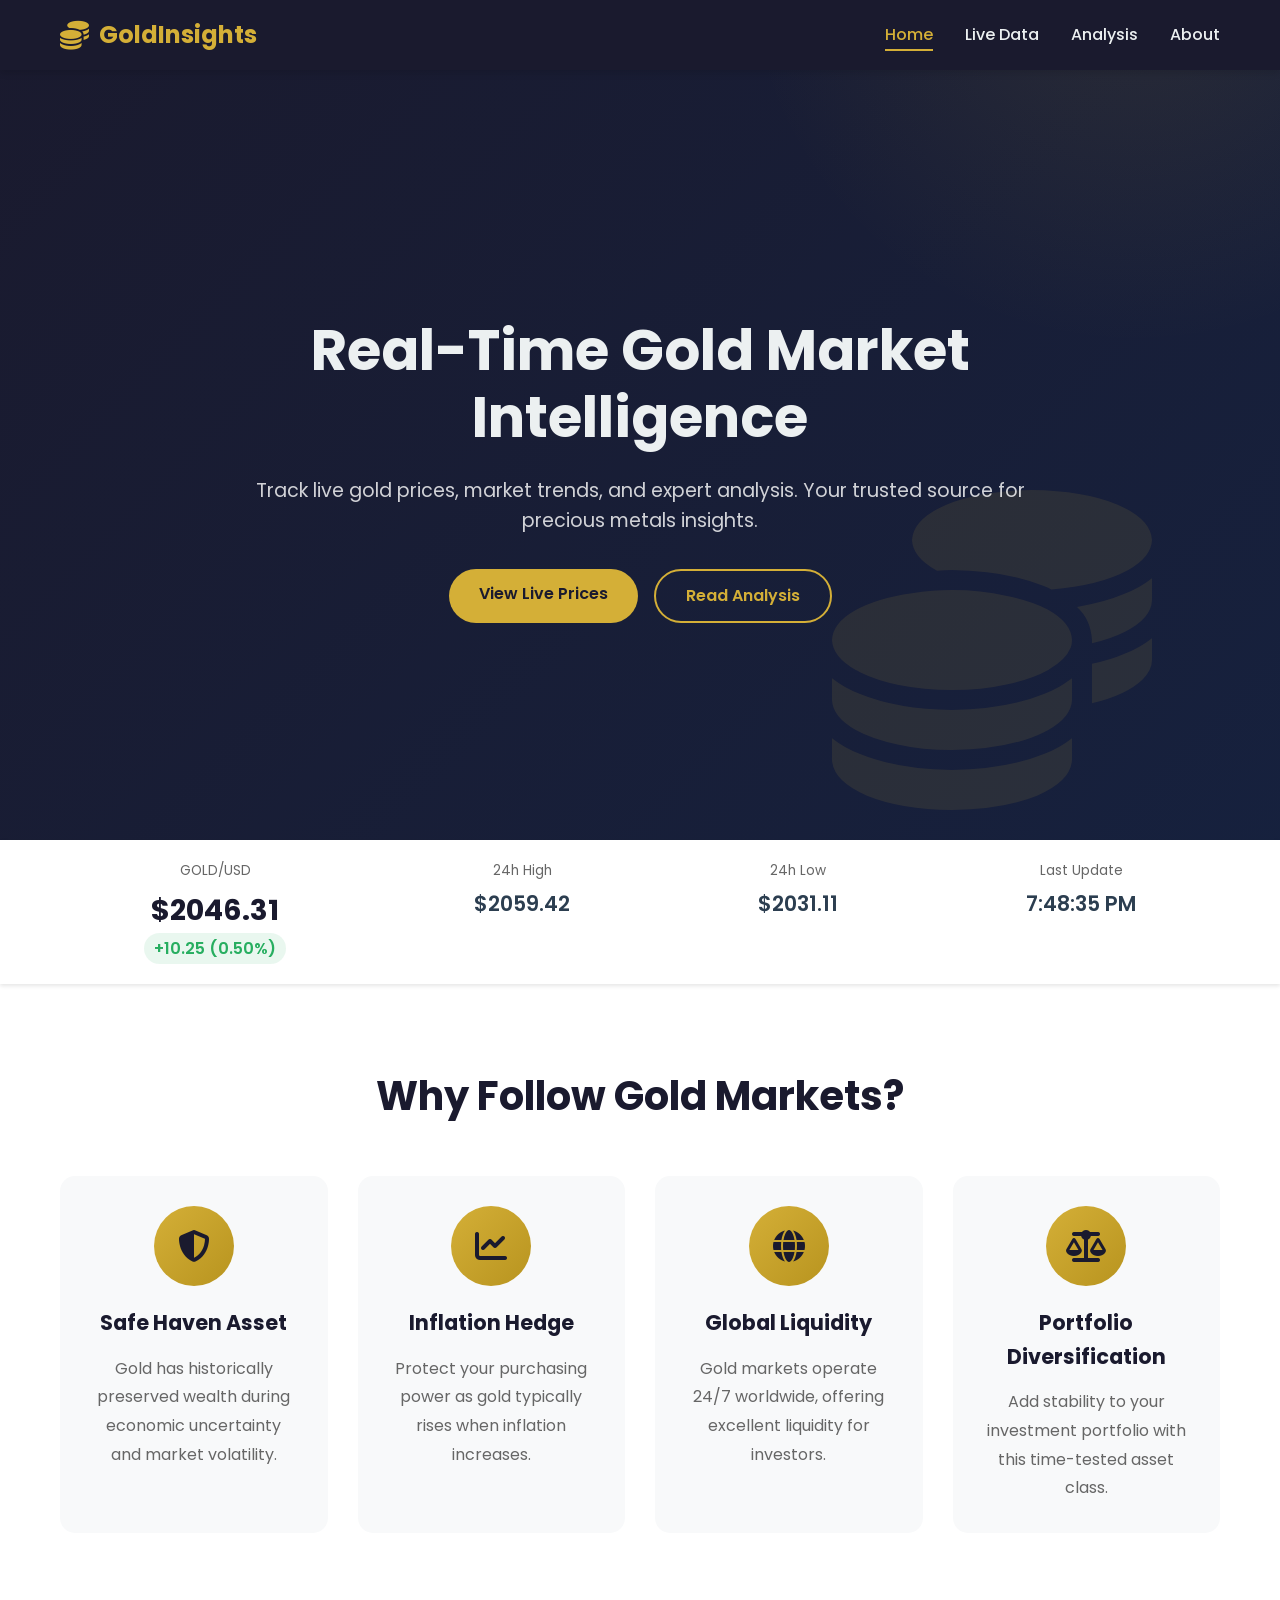
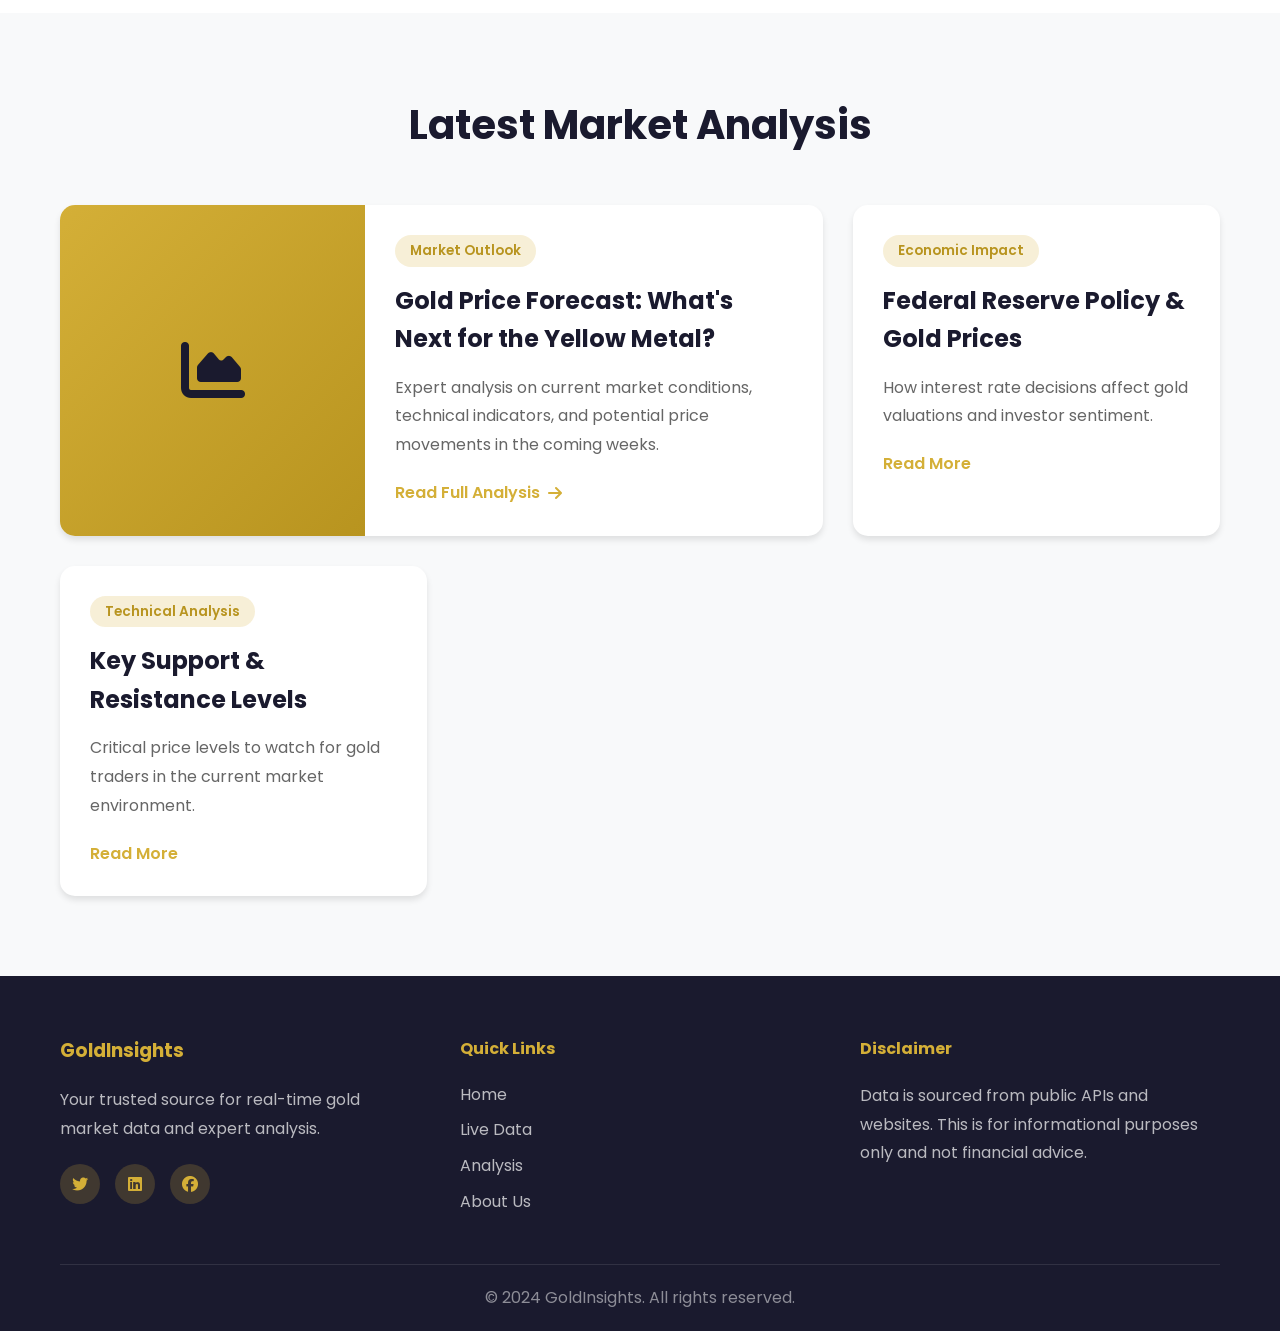
<file: index.html>
<!DOCTYPE html>
<html lang="en">
<head>
    <meta charset="UTF-8">
    <meta name="viewport" content="width=device-width, initial-scale=1.0">
    <title>Gold Market Insights - Real-Time Gold Prices & Analysis</title>
    <link rel="stylesheet" href="styles.css">
    <link href="https://fonts.googleapis.com/css2?family=Poppins:wght@300;400;500;600;700&display=swap" rel="stylesheet">
    <link rel="stylesheet" href="https://cdnjs.cloudflare.com/ajax/libs/font-awesome/6.4.0/css/all.min.css">
</head>
<body>
    <!-- Navigation -->
    <nav class="navbar">
        <div class="nav-container">
            <a href="index.html" class="nav-logo">
                <i class="fas fa-coins"></i>
                <span>GoldInsights</span>
            </a>
            <ul class="nav-menu">
                <li class="nav-item">
                    <a href="index.html" class="nav-link active">Home</a>
                </li>
                <li class="nav-item">
                    <a href="live.html" class="nav-link">Live Data</a>
                </li>
                <li class="nav-item">
                    <a href="analysis.html" class="nav-link">Analysis</a>
                </li>
                <li class="nav-item">
                    <a href="about.html" class="nav-link">About</a>
                </li>
            </ul>
            <div class="hamburger">
                <span class="bar"></span>
                <span class="bar"></span>
                <span class="bar"></span>
            </div>
        </div>
    </nav>

    <!-- Hero Section -->
    <section class="hero">
        <div class="hero-content">
            <h1>Real-Time Gold Market Intelligence</h1>
            <p>Track live gold prices, market trends, and expert analysis. Your trusted source for precious metals insights.</p>
            <div class="hero-buttons">
                <a href="live.html" class="btn btn-primary">View Live Prices</a>
                <a href="analysis.html" class="btn btn-secondary">Read Analysis</a>
            </div>
        </div>
        <div class="hero-image">
            <i class="fas fa-coins hero-icon"></i>
        </div>
    </section>

    <!-- Live Ticker -->
    <section class="ticker-section">
        <div class="ticker-container">
            <div class="ticker-item">
                <span class="ticker-label">GOLD/USD</span>
                <span class="ticker-price" id="ticker-price">Loading...</span>
                <span class="ticker-change positive" id="ticker-change">--</span>
            </div>
            <div class="ticker-item">
                <span class="ticker-label">24h High</span>
                <span class="ticker-value" id="ticker-high">--</span>
            </div>
            <div class="ticker-item">
                <span class="ticker-label">24h Low</span>
                <span class="ticker-value" id="ticker-low">--</span>
            </div>
            <div class="ticker-item">
                <span class="ticker-label">Last Update</span>
                <span class="ticker-value" id="ticker-time">--</span>
            </div>
        </div>
    </section>

    <!-- Features Section -->
    <section class="features">
        <div class="container">
            <h2 class="section-title">Why Follow Gold Markets?</h2>
            <div class="features-grid">
                <div class="feature-card">
                    <div class="feature-icon">
                        <i class="fas fa-shield-alt"></i>
                    </div>
                    <h3>Safe Haven Asset</h3>
                    <p>Gold has historically preserved wealth during economic uncertainty and market volatility.</p>
                </div>
                <div class="feature-card">
                    <div class="feature-icon">
                        <i class="fas fa-chart-line"></i>
                    </div>
                    <h3>Inflation Hedge</h3>
                    <p>Protect your purchasing power as gold typically rises when inflation increases.</p>
                </div>
                <div class="feature-card">
                    <div class="feature-icon">
                        <i class="fas fa-globe"></i>
                    </div>
                    <h3>Global Liquidity</h3>
                    <p>Gold markets operate 24/7 worldwide, offering excellent liquidity for investors.</p>
                </div>
                <div class="feature-card">
                    <div class="feature-icon">
                        <i class="fas fa-balance-scale"></i>
                    </div>
                    <h3>Portfolio Diversification</h3>
                    <p>Add stability to your investment portfolio with this time-tested asset class.</p>
                </div>
            </div>
        </div>
    </section>

    <!-- Latest Analysis Preview -->
    <section class="analysis-preview">
        <div class="container">
            <h2 class="section-title">Latest Market Analysis</h2>
            <div class="analysis-grid">
                <article class="analysis-card featured">
                    <div class="analysis-image">
                        <i class="fas fa-chart-area"></i>
                    </div>
                    <div class="analysis-content">
                        <span class="analysis-category">Market Outlook</span>
                        <h3>Gold Price Forecast: What's Next for the Yellow Metal?</h3>
                        <p>Expert analysis on current market conditions, technical indicators, and potential price movements in the coming weeks.</p>
                        <a href="analysis.html" class="read-more">Read Full Analysis <i class="fas fa-arrow-right"></i></a>
                    </div>
                </article>
                <article class="analysis-card">
                    <div class="analysis-content">
                        <span class="analysis-category">Economic Impact</span>
                        <h3>Federal Reserve Policy & Gold Prices</h3>
                        <p>How interest rate decisions affect gold valuations and investor sentiment.</p>
                        <a href="analysis.html" class="read-more">Read More</a>
                    </div>
                </article>
                <article class="analysis-card">
                    <div class="analysis-content">
                        <span class="analysis-category">Technical Analysis</span>
                        <h3>Key Support & Resistance Levels</h3>
                        <p>Critical price levels to watch for gold traders in the current market environment.</p>
                        <a href="analysis.html" class="read-more">Read More</a>
                    </div>
                </article>
            </div>
        </div>
    </section>

    <!-- Footer -->
    <footer class="footer">
        <div class="container">
            <div class="footer-content">
                <div class="footer-section">
                    <h3>GoldInsights</h3>
                    <p>Your trusted source for real-time gold market data and expert analysis.</p>
                    <div class="social-links">
                        <a href="#"><i class="fab fa-twitter"></i></a>
                        <a href="#"><i class="fab fa-linkedin"></i></a>
                        <a href="#"><i class="fab fa-facebook"></i></a>
                    </div>
                </div>
                <div class="footer-section">
                    <h4>Quick Links</h4>
                    <ul>
                        <li><a href="index.html">Home</a></li>
                        <li><a href="live.html">Live Data</a></li>
                        <li><a href="analysis.html">Analysis</a></li>
                        <li><a href="about.html">About Us</a></li>
                    </ul>
                </div>
                <div class="footer-section">
                    <h4>Disclaimer</h4>
                    <p>Data is sourced from public APIs and websites. This is for informational purposes only and not financial advice.</p>
                </div>
            </div>
            <div class="footer-bottom">
                <p>&copy; 2024 GoldInsights. All rights reserved.</p>
            </div>
        </div>
    </footer>

    <script src="script.js"></script>
</body>
</html>
</file>
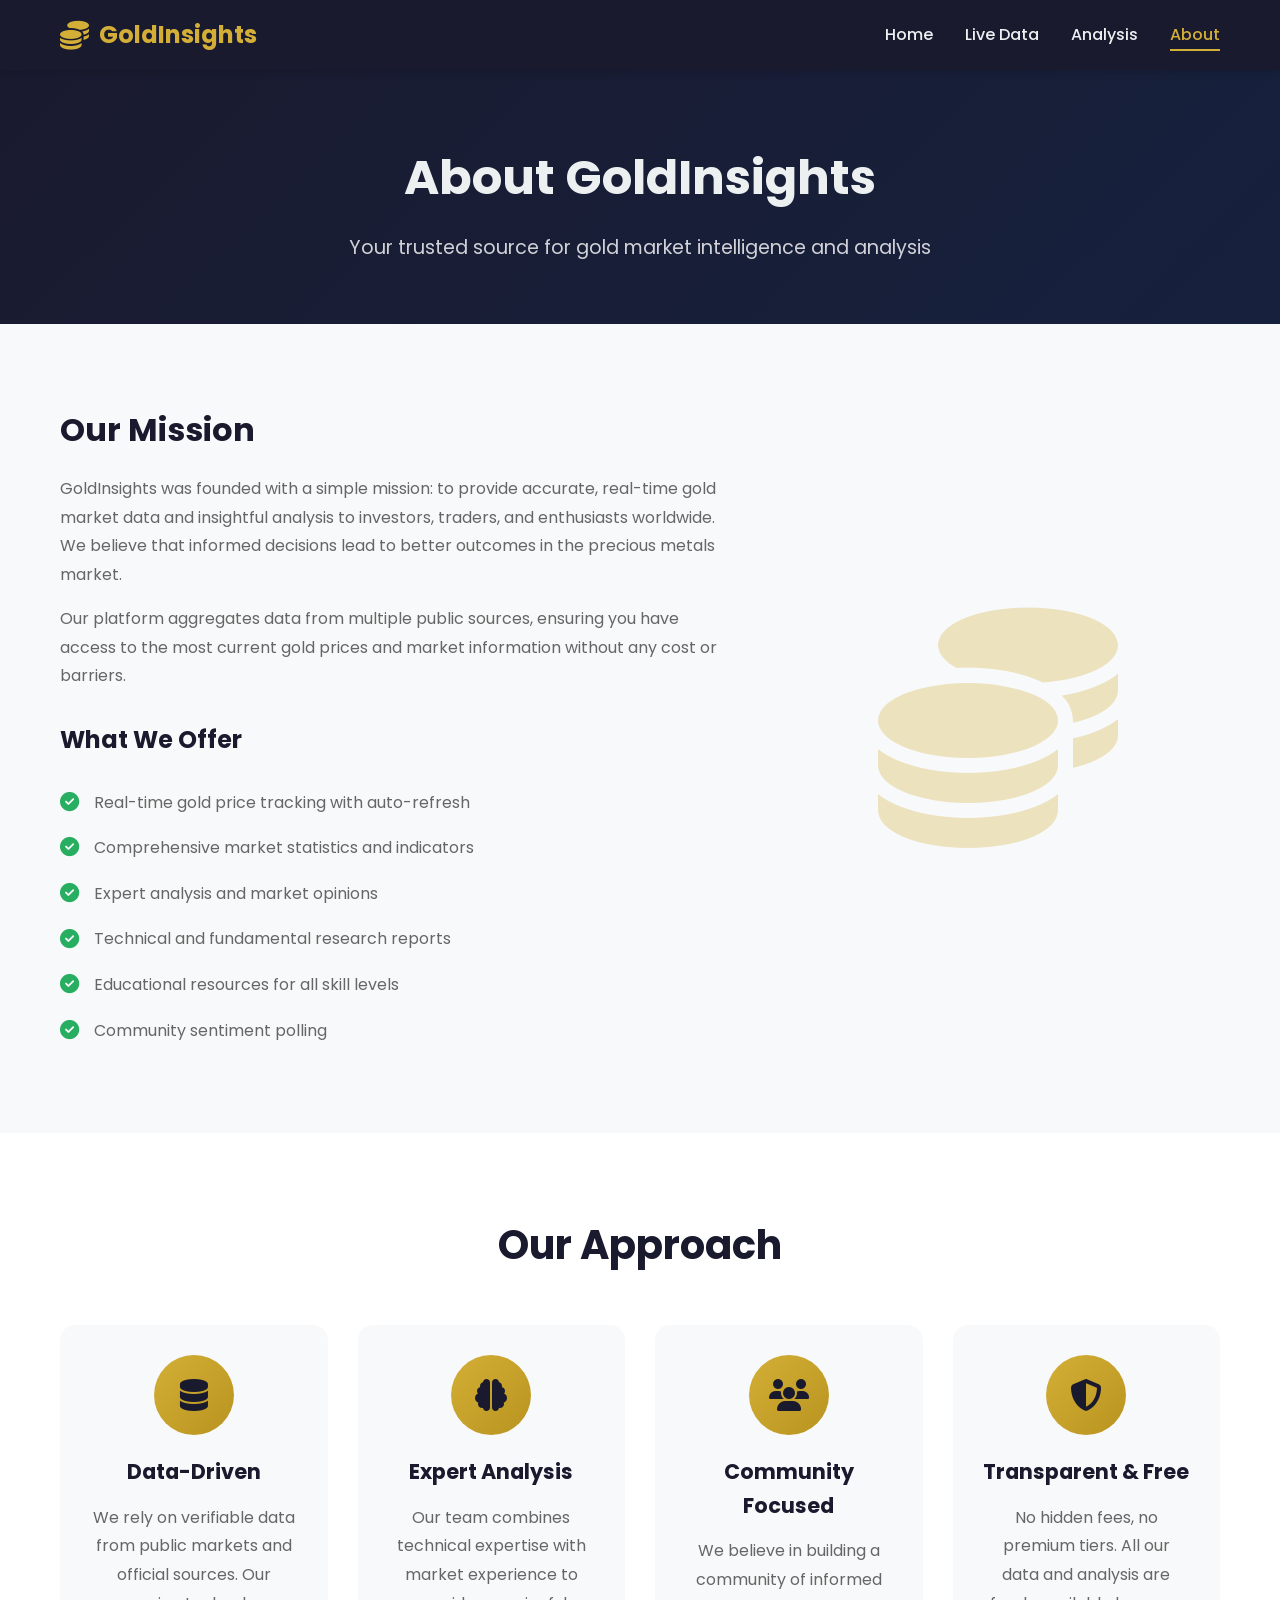
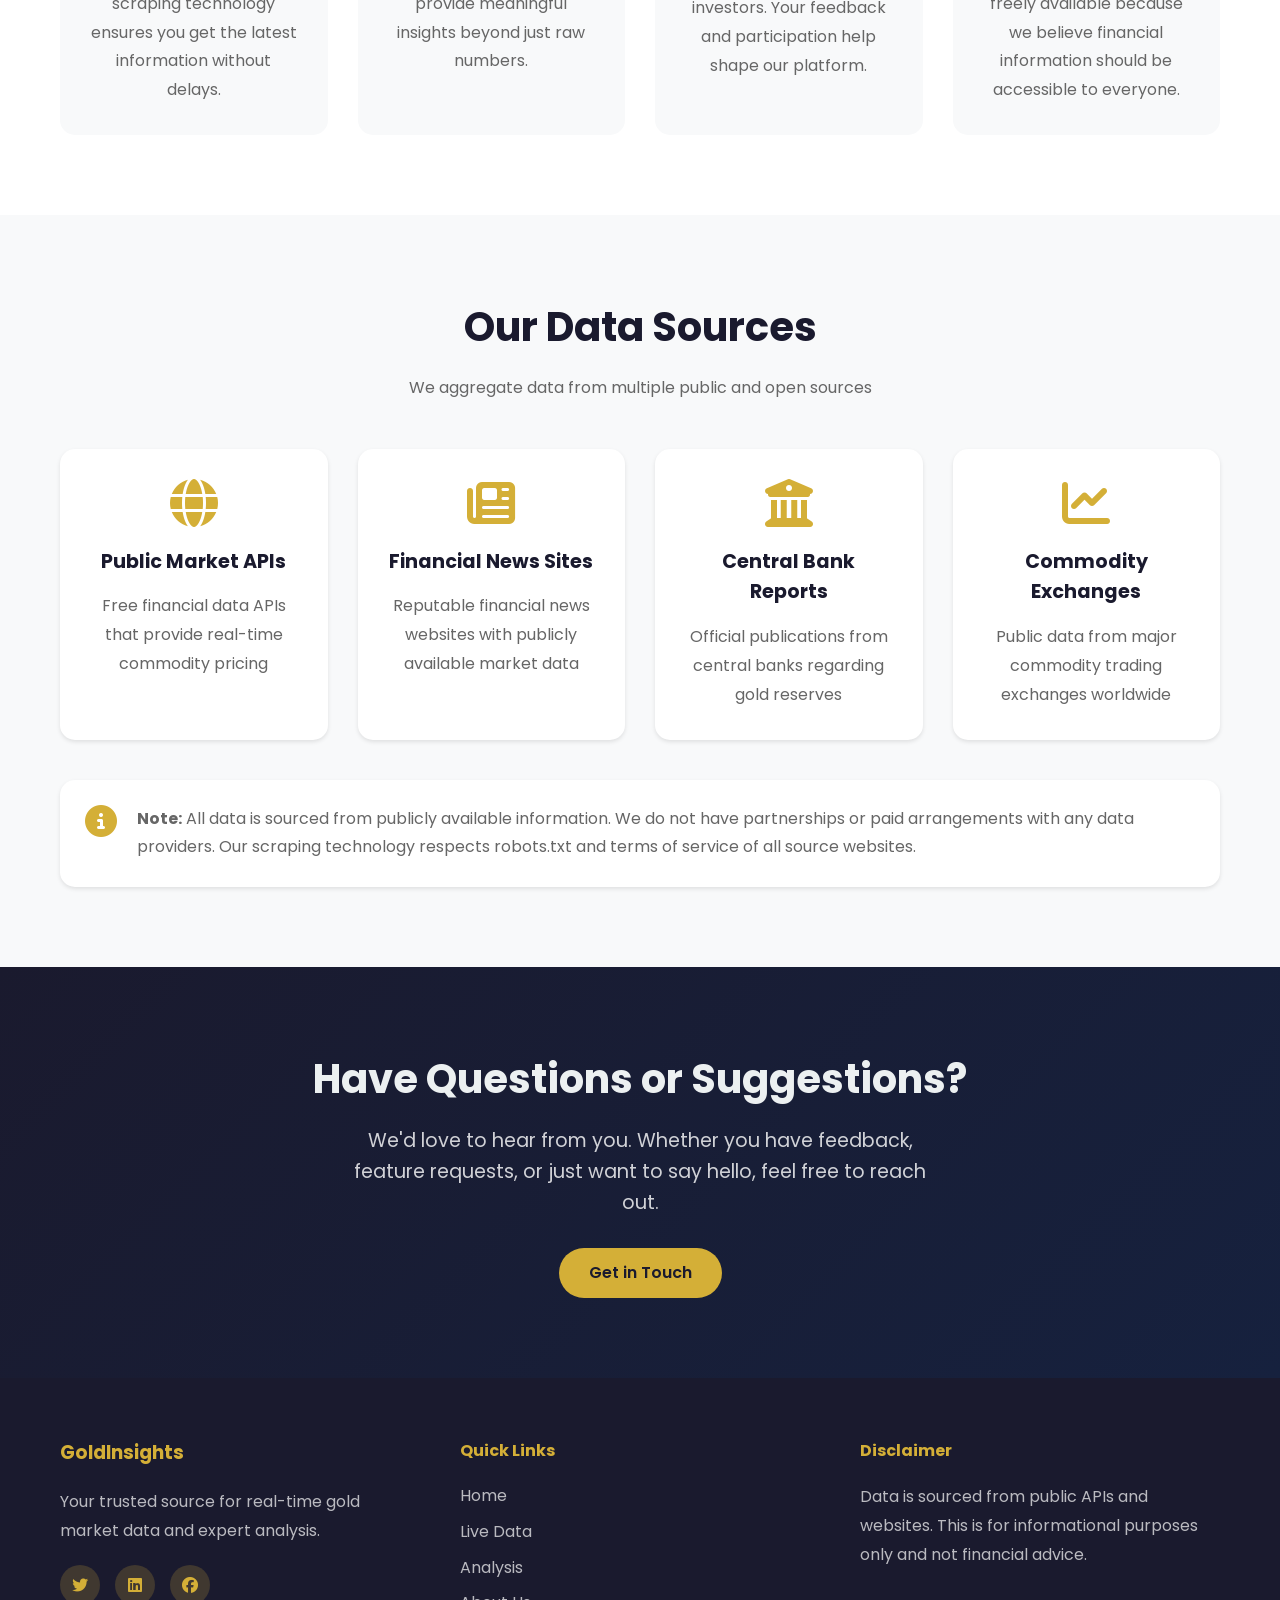
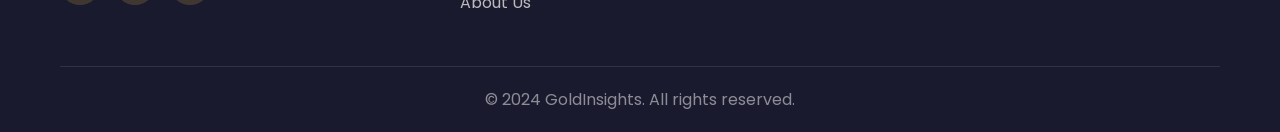
<file: about.html>
<!DOCTYPE html>
<html lang="en">
<head>
    <meta charset="UTF-8">
    <meta name="viewport" content="width=device-width, initial-scale=1.0">
    <title>About Us - GoldInsights</title>
    <link rel="stylesheet" href="styles.css">
    <link href="https://fonts.googleapis.com/css2?family=Poppins:wght@300;400;500;600;700&display=swap" rel="stylesheet">
    <link rel="stylesheet" href="https://cdnjs.cloudflare.com/ajax/libs/font-awesome/6.4.0/css/all.min.css">
</head>
<body>
    <!-- Navigation -->
    <nav class="navbar">
        <div class="nav-container">
            <a href="index.html" class="nav-logo">
                <i class="fas fa-coins"></i>
                <span>GoldInsights</span>
            </a>
            <ul class="nav-menu">
                <li class="nav-item">
                    <a href="index.html" class="nav-link">Home</a>
                </li>
                <li class="nav-item">
                    <a href="live.html" class="nav-link">Live Data</a>
                </li>
                <li class="nav-item">
                    <a href="analysis.html" class="nav-link">Analysis</a>
                </li>
                <li class="nav-item">
                    <a href="about.html" class="nav-link active">About</a>
                </li>
            </ul>
            <div class="hamburger">
                <span class="bar"></span>
                <span class="bar"></span>
                <span class="bar"></span>
            </div>
        </div>
    </nav>

    <!-- Page Header -->
    <section class="page-header">
        <div class="container">
            <h1>About GoldInsights</h1>
            <p>Your trusted source for gold market intelligence and analysis</p>
        </div>
    </section>

    <!-- About Content -->
    <section class="about-section">
        <div class="container">
            <div class="about-content">
                <div class="about-text">
                    <h2>Our Mission</h2>
                    <p>GoldInsights was founded with a simple mission: to provide accurate, real-time gold market data and insightful analysis to investors, traders, and enthusiasts worldwide. We believe that informed decisions lead to better outcomes in the precious metals market.</p>
                    <p>Our platform aggregates data from multiple public sources, ensuring you have access to the most current gold prices and market information without any cost or barriers.</p>
                    
                    <h3>What We Offer</h3>
                    <ul class="feature-list">
                        <li><i class="fas fa-check-circle"></i> Real-time gold price tracking with auto-refresh</li>
                        <li><i class="fas fa-check-circle"></i> Comprehensive market statistics and indicators</li>
                        <li><i class="fas fa-check-circle"></i> Expert analysis and market opinions</li>
                        <li><i class="fas fa-check-circle"></i> Technical and fundamental research reports</li>
                        <li><i class="fas fa-check-circle"></i> Educational resources for all skill levels</li>
                        <li><i class="fas fa-check-circle"></i> Community sentiment polling</li>
                    </ul>
                </div>
                <div class="about-image">
                    <i class="fas fa-coins about-icon"></i>
                </div>
            </div>
        </div>
    </section>

    <!-- Team Section -->
    <section class="team-section">
        <div class="container">
            <h2 class="section-title">Our Approach</h2>
            <div class="approach-grid">
                <div class="approach-card">
                    <div class="approach-icon">
                        <i class="fas fa-database"></i>
                    </div>
                    <h3>Data-Driven</h3>
                    <p>We rely on verifiable data from public markets and official sources. Our scraping technology ensures you get the latest information without delays.</p>
                </div>
                <div class="approach-card">
                    <div class="approach-icon">
                        <i class="fas fa-brain"></i>
                    </div>
                    <h3>Expert Analysis</h3>
                    <p>Our team combines technical expertise with market experience to provide meaningful insights beyond just raw numbers.</p>
                </div>
                <div class="approach-card">
                    <div class="approach-icon">
                        <i class="fas fa-users"></i>
                    </div>
                    <h3>Community Focused</h3>
                    <p>We believe in building a community of informed investors. Your feedback and participation help shape our platform.</p>
                </div>
                <div class="approach-card">
                    <div class="approach-icon">
                        <i class="fas fa-shield-alt"></i>
                    </div>
                    <h3>Transparent & Free</h3>
                    <p>No hidden fees, no premium tiers. All our data and analysis are freely available because we believe financial information should be accessible to everyone.</p>
                </div>
            </div>
        </div>
    </section>

    <!-- Data Sources -->
    <section class="sources-section">
        <div class="container">
            <h2 class="section-title">Our Data Sources</h2>
            <p class="section-subtitle">We aggregate data from multiple public and open sources</p>
            <div class="sources-grid">
                <div class="source-card">
                    <i class="fas fa-globe"></i>
                    <h4>Public Market APIs</h4>
                    <p>Free financial data APIs that provide real-time commodity pricing</p>
                </div>
                <div class="source-card">
                    <i class="fas fa-newspaper"></i>
                    <h4>Financial News Sites</h4>
                    <p>Reputable financial news websites with publicly available market data</p>
                </div>
                <div class="source-card">
                    <i class="fas fa-university"></i>
                    <h4>Central Bank Reports</h4>
                    <p>Official publications from central banks regarding gold reserves</p>
                </div>
                <div class="source-card">
                    <i class="fas fa-chart-line"></i>
                    <h4>Commodity Exchanges</h4>
                    <p>Public data from major commodity trading exchanges worldwide</p>
                </div>
            </div>
            <div class="disclaimer-box">
                <i class="fas fa-info-circle"></i>
                <p><strong>Note:</strong> All data is sourced from publicly available information. We do not have partnerships or paid arrangements with any data providers. Our scraping technology respects robots.txt and terms of service of all source websites.</p>
            </div>
        </div>
    </section>

    <!-- Contact CTA -->
    <section class="contact-cta">
        <div class="container">
            <h2>Have Questions or Suggestions?</h2>
            <p>We'd love to hear from you. Whether you have feedback, feature requests, or just want to say hello, feel free to reach out.</p>
            <a href="mailto:contact@goldinsights.example.com" class="btn btn-primary">Get in Touch</a>
        </div>
    </section>

    <!-- Footer -->
    <footer class="footer">
        <div class="container">
            <div class="footer-content">
                <div class="footer-section">
                    <h3>GoldInsights</h3>
                    <p>Your trusted source for real-time gold market data and expert analysis.</p>
                    <div class="social-links">
                        <a href="#"><i class="fab fa-twitter"></i></a>
                        <a href="#"><i class="fab fa-linkedin"></i></a>
                        <a href="#"><i class="fab fa-facebook"></i></a>
                    </div>
                </div>
                <div class="footer-section">
                    <h4>Quick Links</h4>
                    <ul>
                        <li><a href="index.html">Home</a></li>
                        <li><a href="live.html">Live Data</a></li>
                        <li><a href="analysis.html">Analysis</a></li>
                        <li><a href="about.html">About Us</a></li>
                    </ul>
                </div>
                <div class="footer-section">
                    <h4>Disclaimer</h4>
                    <p>Data is sourced from public APIs and websites. This is for informational purposes only and not financial advice.</p>
                </div>
            </div>
            <div class="footer-bottom">
                <p>&copy; 2024 GoldInsights. All rights reserved.</p>
            </div>
        </div>
    </footer>

    <script src="script.js"></script>
</body>
</html>
</file>
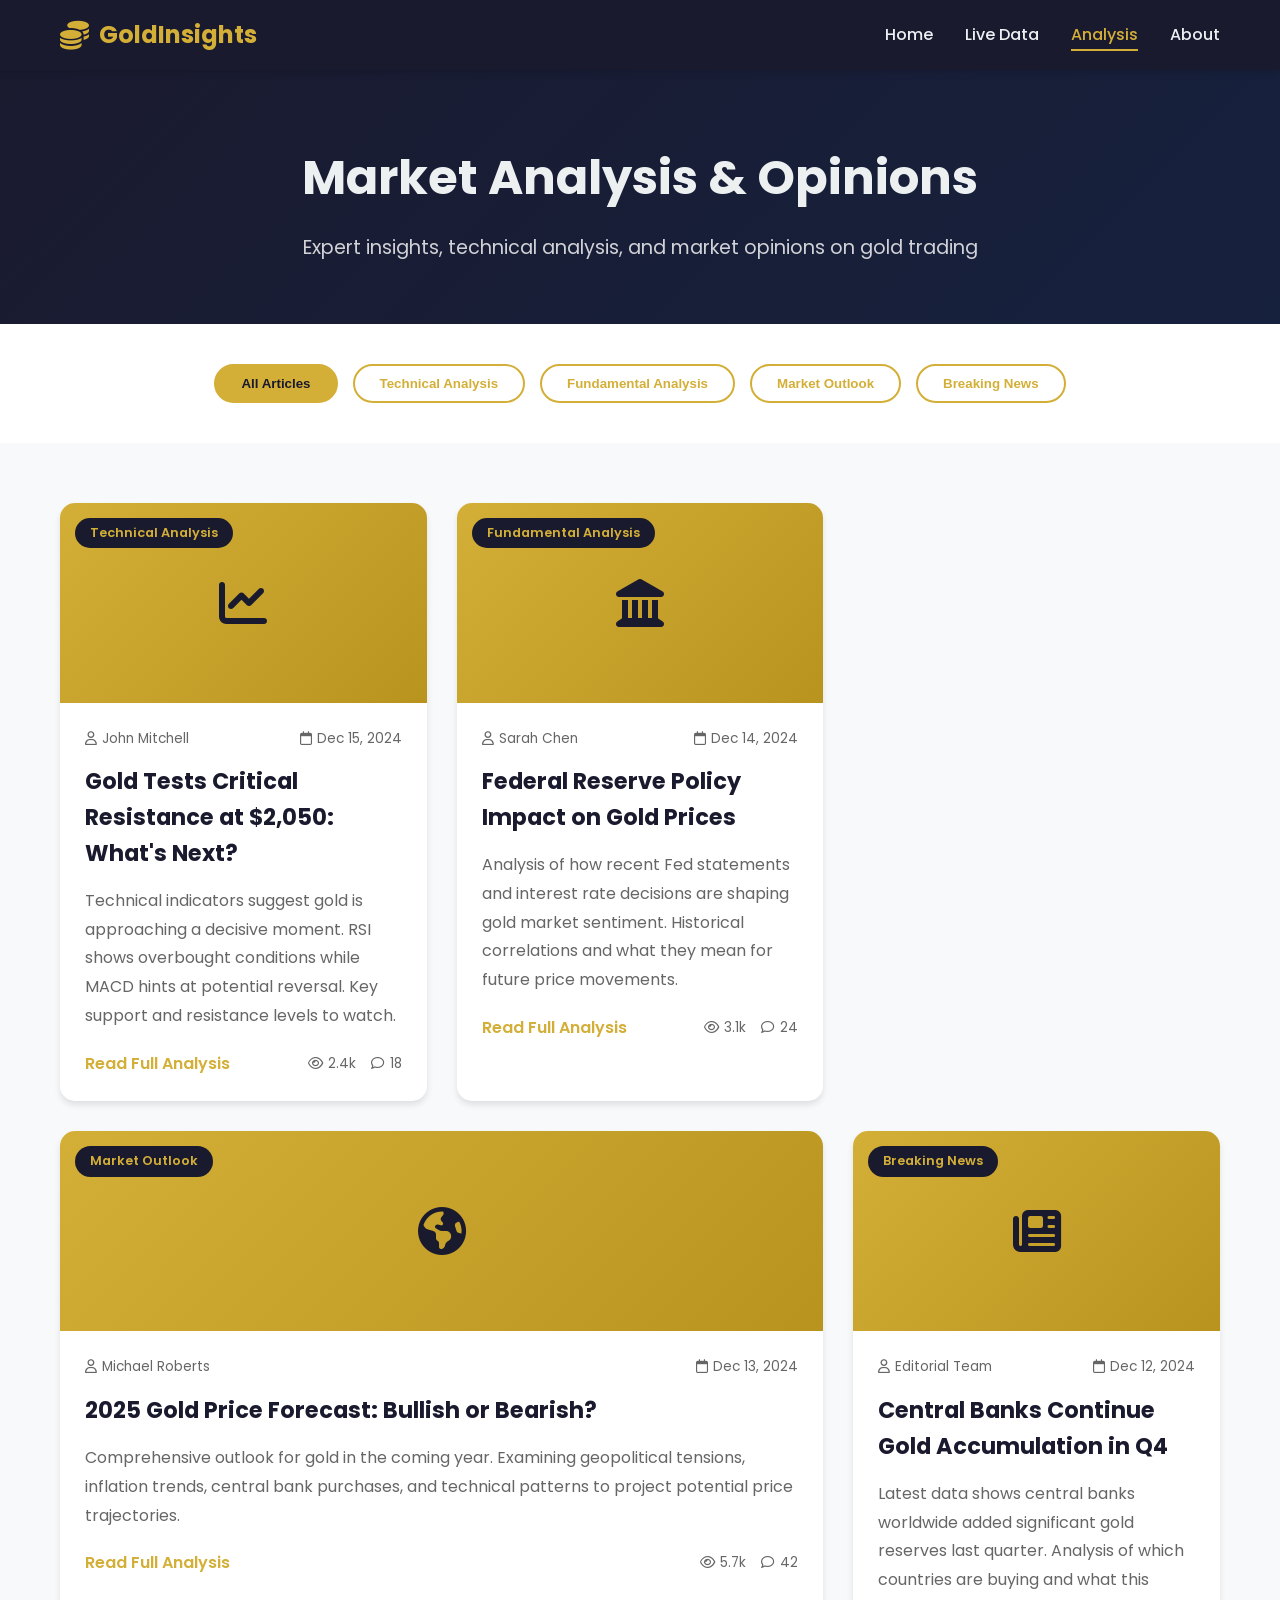
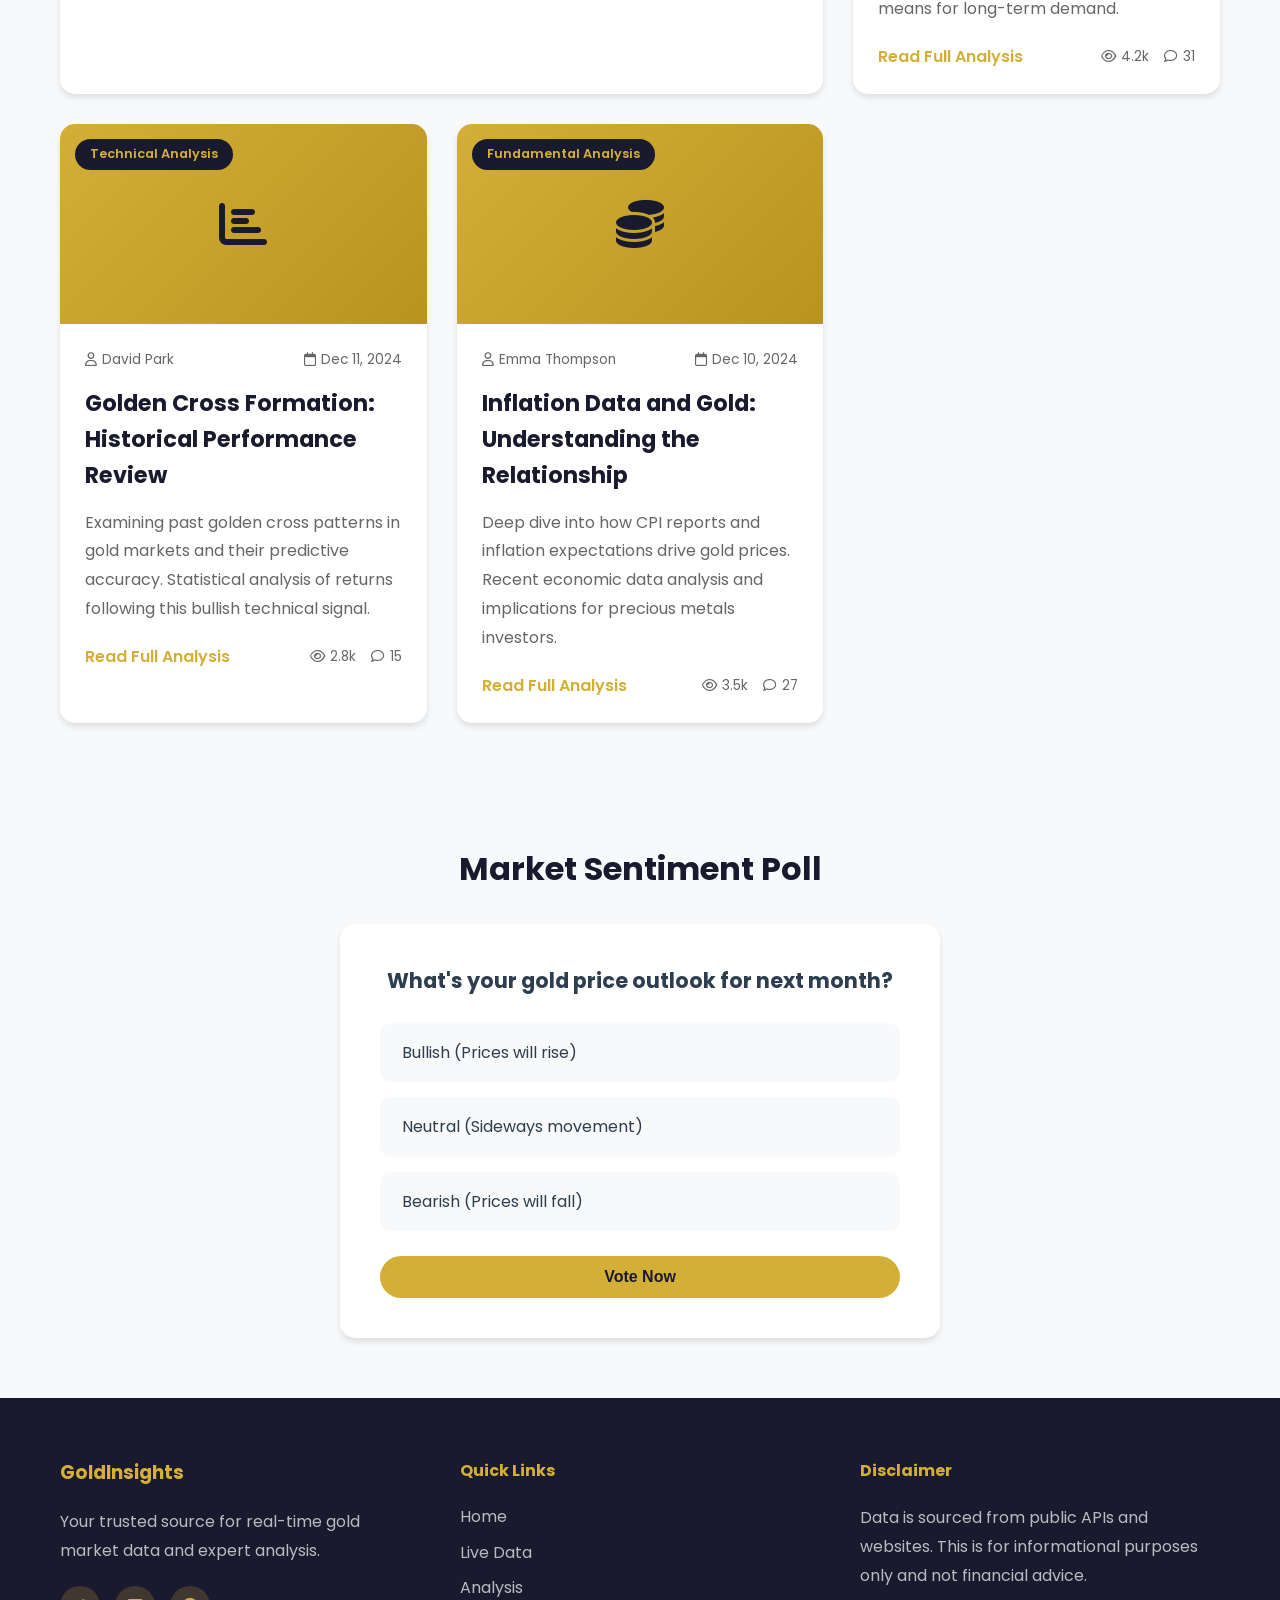
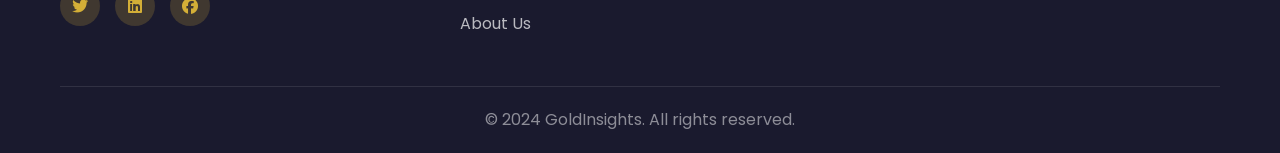
<file: analysis.html>
<!DOCTYPE html>
<html lang="en">
<head>
    <meta charset="UTF-8">
    <meta name="viewport" content="width=device-width, initial-scale=1.0">
    <title>Gold Market Analysis - Expert Insights & Opinions</title>
    <link rel="stylesheet" href="styles.css">
    <link href="https://fonts.googleapis.com/css2?family=Poppins:wght@300;400;500;600;700&display=swap" rel="stylesheet">
    <link rel="stylesheet" href="https://cdnjs.cloudflare.com/ajax/libs/font-awesome/6.4.0/css/all.min.css">
</head>
<body>
    <!-- Navigation -->
    <nav class="navbar">
        <div class="nav-container">
            <a href="index.html" class="nav-logo">
                <i class="fas fa-coins"></i>
                <span>GoldInsights</span>
            </a>
            <ul class="nav-menu">
                <li class="nav-item">
                    <a href="index.html" class="nav-link">Home</a>
                </li>
                <li class="nav-item">
                    <a href="live.html" class="nav-link">Live Data</a>
                </li>
                <li class="nav-item">
                    <a href="analysis.html" class="nav-link active">Analysis</a>
                </li>
                <li class="nav-item">
                    <a href="about.html" class="nav-link">About</a>
                </li>
            </ul>
            <div class="hamburger">
                <span class="bar"></span>
                <span class="bar"></span>
                <span class="bar"></span>
            </div>
        </div>
    </nav>

    <!-- Page Header -->
    <section class="page-header">
        <div class="container">
            <h1>Market Analysis & Opinions</h1>
            <p>Expert insights, technical analysis, and market opinions on gold trading</p>
        </div>
    </section>

    <!-- Filter Section -->
    <section class="filter-section">
        <div class="container">
            <div class="filter-controls">
                <button class="filter-btn active" data-filter="all">All Articles</button>
                <button class="filter-btn" data-filter="technical">Technical Analysis</button>
                <button class="filter-btn" data-filter="fundamental">Fundamental Analysis</button>
                <button class="filter-btn" data-filter="outlook">Market Outlook</button>
                <button class="filter-btn" data-filter="news">Breaking News</button>
            </div>
        </div>
    </section>

    <!-- Articles Grid -->
    <section class="articles-section">
        <div class="container">
            <div class="articles-grid">
                <!-- Article 1 -->
                <article class="article-card" data-category="technical">
                    <div class="article-image">
                        <i class="fas fa-chart-line"></i>
                        <span class="category-tag">Technical Analysis</span>
                    </div>
                    <div class="article-content">
                        <div class="article-meta">
                            <span class="author"><i class="far fa-user"></i> John Mitchell</span>
                            <span class="date"><i class="far fa-calendar"></i> Dec 15, 2024</span>
                        </div>
                        <h3>Gold Tests Critical Resistance at $2,050: What's Next?</h3>
                        <p>Technical indicators suggest gold is approaching a decisive moment. RSI shows overbought conditions while MACD hints at potential reversal. Key support and resistance levels to watch.</p>
                        <div class="article-footer">
                            <a href="#" class="read-more">Read Full Analysis</a>
                            <div class="article-stats">
                                <span><i class="far fa-eye"></i> 2.4k</span>
                                <span><i class="far fa-comment"></i> 18</span>
                            </div>
                        </div>
                    </div>
                </article>

                <!-- Article 2 -->
                <article class="article-card" data-category="fundamental">
                    <div class="article-image">
                        <i class="fas fa-landmark"></i>
                        <span class="category-tag">Fundamental Analysis</span>
                    </div>
                    <div class="article-content">
                        <div class="article-meta">
                            <span class="author"><i class="far fa-user"></i> Sarah Chen</span>
                            <span class="date"><i class="far fa-calendar"></i> Dec 14, 2024</span>
                        </div>
                        <h3>Federal Reserve Policy Impact on Gold Prices</h3>
                        <p>Analysis of how recent Fed statements and interest rate decisions are shaping gold market sentiment. Historical correlations and what they mean for future price movements.</p>
                        <div class="article-footer">
                            <a href="#" class="read-more">Read Full Analysis</a>
                            <div class="article-stats">
                                <span><i class="far fa-eye"></i> 3.1k</span>
                                <span><i class="far fa-comment"></i> 24</span>
                            </div>
                        </div>
                    </div>
                </article>

                <!-- Article 3 -->
                <article class="article-card featured" data-category="outlook">
                    <div class="article-image">
                        <i class="fas fa-globe-americas"></i>
                        <span class="category-tag">Market Outlook</span>
                    </div>
                    <div class="article-content">
                        <div class="article-meta">
                            <span class="author"><i class="far fa-user"></i> Michael Roberts</span>
                            <span class="date"><i class="far fa-calendar"></i> Dec 13, 2024</span>
                        </div>
                        <h3>2025 Gold Price Forecast: Bullish or Bearish?</h3>
                        <p>Comprehensive outlook for gold in the coming year. Examining geopolitical tensions, inflation trends, central bank purchases, and technical patterns to project potential price trajectories.</p>
                        <div class="article-footer">
                            <a href="#" class="read-more">Read Full Analysis</a>
                            <div class="article-stats">
                                <span><i class="far fa-eye"></i> 5.7k</span>
                                <span><i class="far fa-comment"></i> 42</span>
                            </div>
                        </div>
                    </div>
                </article>

                <!-- Article 4 -->
                <article class="article-card" data-category="news">
                    <div class="article-image">
                        <i class="fas fa-newspaper"></i>
                        <span class="category-tag">Breaking News</span>
                    </div>
                    <div class="article-content">
                        <div class="article-meta">
                            <span class="author"><i class="far fa-user"></i> Editorial Team</span>
                            <span class="date"><i class="far fa-calendar"></i> Dec 12, 2024</span>
                        </div>
                        <h3>Central Banks Continue Gold Accumulation in Q4</h3>
                        <p>Latest data shows central banks worldwide added significant gold reserves last quarter. Analysis of which countries are buying and what this means for long-term demand.</p>
                        <div class="article-footer">
                            <a href="#" class="read-more">Read Full Analysis</a>
                            <div class="article-stats">
                                <span><i class="far fa-eye"></i> 4.2k</span>
                                <span><i class="far fa-comment"></i> 31</span>
                            </div>
                        </div>
                    </div>
                </article>

                <!-- Article 5 -->
                <article class="article-card" data-category="technical">
                    <div class="article-image">
                        <i class="fas fa-chart-bar"></i>
                        <span class="category-tag">Technical Analysis</span>
                    </div>
                    <div class="article-content">
                        <div class="article-meta">
                            <span class="author"><i class="far fa-user"></i> David Park</span>
                            <span class="date"><i class="far fa-calendar"></i> Dec 11, 2024</span>
                        </div>
                        <h3>Golden Cross Formation: Historical Performance Review</h3>
                        <p>Examining past golden cross patterns in gold markets and their predictive accuracy. Statistical analysis of returns following this bullish technical signal.</p>
                        <div class="article-footer">
                            <a href="#" class="read-more">Read Full Analysis</a>
                            <div class="article-stats">
                                <span><i class="far fa-eye"></i> 2.8k</span>
                                <span><i class="far fa-comment"></i> 15</span>
                            </div>
                        </div>
                    </div>
                </article>

                <!-- Article 6 -->
                <article class="article-card" data-category="fundamental">
                    <div class="article-image">
                        <i class="fas fa-coins"></i>
                        <span class="category-tag">Fundamental Analysis</span>
                    </div>
                    <div class="article-content">
                        <div class="article-meta">
                            <span class="author"><i class="far fa-user"></i> Emma Thompson</span>
                            <span class="date"><i class="far fa-calendar"></i> Dec 10, 2024</span>
                        </div>
                        <h3>Inflation Data and Gold: Understanding the Relationship</h3>
                        <p>Deep dive into how CPI reports and inflation expectations drive gold prices. Recent economic data analysis and implications for precious metals investors.</p>
                        <div class="article-footer">
                            <a href="#" class="read-more">Read Full Analysis</a>
                            <div class="article-stats">
                                <span><i class="far fa-eye"></i> 3.5k</span>
                                <span><i class="far fa-comment"></i> 27</span>
                            </div>
                        </div>
                    </div>
                </article>
            </div>
        </div>
    </section>

    <!-- Opinion Poll -->
    <section class="poll-section">
        <div class="container">
            <h2>Market Sentiment Poll</h2>
            <div class="poll-container">
                <h3>What's your gold price outlook for next month?</h3>
                <div class="poll-options">
                    <label class="poll-option">
                        <input type="radio" name="sentiment" value="bullish">
                        <span class="option-text">Bullish (Prices will rise)</span>
                        <span class="option-bar" style="--percent: 0%"></span>
                    </label>
                    <label class="poll-option">
                        <input type="radio" name="sentiment" value="neutral">
                        <span class="option-text">Neutral (Sideways movement)</span>
                        <span class="option-bar" style="--percent: 0%"></span>
                    </label>
                    <label class="poll-option">
                        <input type="radio" name="sentiment" value="bearish">
                        <span class="option-text">Bearish (Prices will fall)</span>
                        <span class="option-bar" style="--percent: 0%"></span>
                    </label>
                </div>
                <button class="btn btn-primary poll-submit">Vote Now</button>
                <div class="poll-results" id="poll-results" style="display: none;">
                    <p><strong>Current Results:</strong> 1,247 votes</p>
                </div>
            </div>
        </div>
    </section>

    <!-- Footer -->
    <footer class="footer">
        <div class="container">
            <div class="footer-content">
                <div class="footer-section">
                    <h3>GoldInsights</h3>
                    <p>Your trusted source for real-time gold market data and expert analysis.</p>
                    <div class="social-links">
                        <a href="#"><i class="fab fa-twitter"></i></a>
                        <a href="#"><i class="fab fa-linkedin"></i></a>
                        <a href="#"><i class="fab fa-facebook"></i></a>
                    </div>
                </div>
                <div class="footer-section">
                    <h4>Quick Links</h4>
                    <ul>
                        <li><a href="index.html">Home</a></li>
                        <li><a href="live.html">Live Data</a></li>
                        <li><a href="analysis.html">Analysis</a></li>
                        <li><a href="about.html">About Us</a></li>
                    </ul>
                </div>
                <div class="footer-section">
                    <h4>Disclaimer</h4>
                    <p>Data is sourced from public APIs and websites. This is for informational purposes only and not financial advice.</p>
                </div>
            </div>
            <div class="footer-bottom">
                <p>&copy; 2024 GoldInsights. All rights reserved.</p>
            </div>
        </div>
    </footer>

    <script src="script.js"></script>
</body>
</html>
</file>
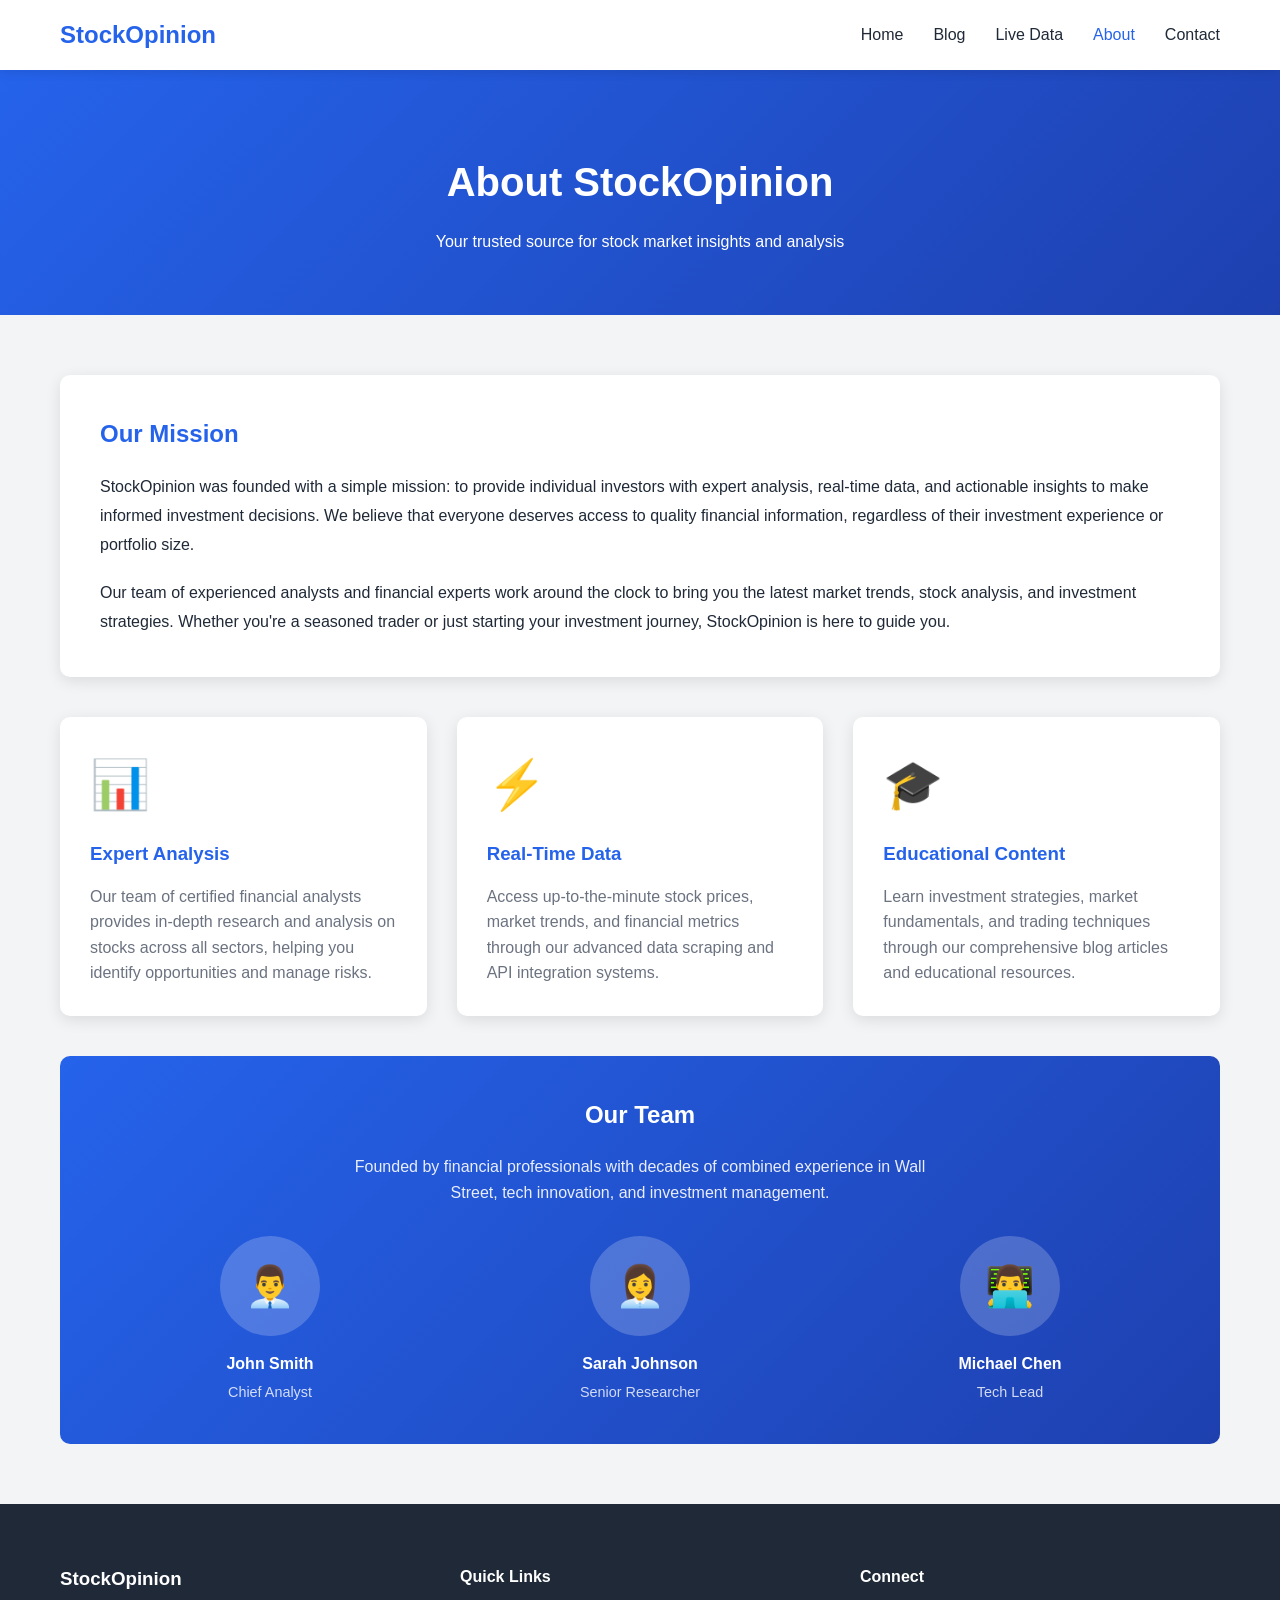
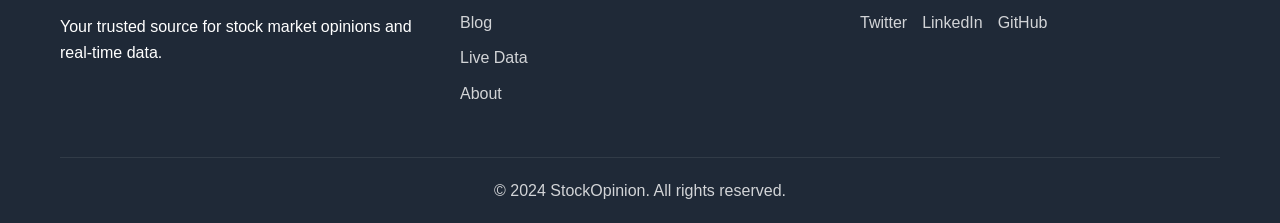
<file: pages/about.html>
<!DOCTYPE html>
<html lang="en">
<head>
    <meta charset="UTF-8">
    <meta name="viewport" content="width=device-width, initial-scale=1.0">
    <title>About Us - StockOpinion</title>
    <link rel="stylesheet" href="../css/styles.css">
</head>
<body>
    <nav class="navbar">
        <div class="container nav-container">
            <a href="../index.html" class="logo">StockOpinion</a>
            <ul class="nav-links">
                <li><a href="../index.html">Home</a></li>
                <li><a href="blog.html">Blog</a></li>
                <li><a href="scraper.html">Live Data</a></li>
                <li><a href="about.html" class="active">About</a></li>
                <li><a href="contact.html">Contact</a></li>
            </ul>
            <button class="mobile-menu-btn">☰</button>
        </div>
    </nav>

    <header class="page-header">
        <div class="container">
            <h1>About StockOpinion</h1>
            <p>Your trusted source for stock market insights and analysis</p>
        </div>
    </header>

    <section class="page-content">
        <div class="container">
            <div style="background: var(--white); padding: 40px; border-radius: 10px; box-shadow: 0 4px 15px rgba(0,0,0,0.1); margin-bottom: 40px;">
                <h2 style="margin-bottom: 20px; color: var(--primary-color);">Our Mission</h2>
                <p style="line-height: 1.8; margin-bottom: 20px;">
                    StockOpinion was founded with a simple mission: to provide individual investors with 
                    expert analysis, real-time data, and actionable insights to make informed investment decisions. 
                    We believe that everyone deserves access to quality financial information, regardless of their 
                    investment experience or portfolio size.
                </p>
                <p style="line-height: 1.8;">
                    Our team of experienced analysts and financial experts work around the clock to bring you 
                    the latest market trends, stock analysis, and investment strategies. Whether you're a 
                    seasoned trader or just starting your investment journey, StockOpinion is here to guide you.
                </p>
            </div>

            <div style="display: grid; grid-template-columns: repeat(auto-fit, minmax(300px, 1fr)); gap: 30px; margin-bottom: 40px;">
                <div style="background: var(--white); padding: 30px; border-radius: 10px; box-shadow: 0 4px 15px rgba(0,0,0,0.1);">
                    <div style="font-size: 3rem; margin-bottom: 15px;">📊</div>
                    <h3 style="margin-bottom: 15px; color: var(--primary-color);">Expert Analysis</h3>
                    <p style="color: var(--text-light); line-height: 1.6;">
                        Our team of certified financial analysts provides in-depth research and analysis 
                        on stocks across all sectors, helping you identify opportunities and manage risks.
                    </p>
                </div>
                <div style="background: var(--white); padding: 30px; border-radius: 10px; box-shadow: 0 4px 15px rgba(0,0,0,0.1);">
                    <div style="font-size: 3rem; margin-bottom: 15px;">⚡</div>
                    <h3 style="margin-bottom: 15px; color: var(--primary-color);">Real-Time Data</h3>
                    <p style="color: var(--text-light); line-height: 1.6;">
                        Access up-to-the-minute stock prices, market trends, and financial metrics through 
                        our advanced data scraping and API integration systems.
                    </p>
                </div>
                <div style="background: var(--white); padding: 30px; border-radius: 10px; box-shadow: 0 4px 15px rgba(0,0,0,0.1);">
                    <div style="font-size: 3rem; margin-bottom: 15px;">🎓</div>
                    <h3 style="margin-bottom: 15px; color: var(--primary-color);">Educational Content</h3>
                    <p style="color: var(--text-light); line-height: 1.6;">
                        Learn investment strategies, market fundamentals, and trading techniques through 
                        our comprehensive blog articles and educational resources.
                    </p>
                </div>
            </div>

            <div style="background: linear-gradient(135deg, var(--primary-color), var(--secondary-color)); padding: 40px; border-radius: 10px; color: var(--white); text-align: center;">
                <h2 style="margin-bottom: 20px;">Our Team</h2>
                <p style="margin-bottom: 30px; opacity: 0.9; max-width: 600px; margin-left: auto; margin-right: auto;">
                    Founded by financial professionals with decades of combined experience in Wall Street, 
                    tech innovation, and investment management.
                </p>
                <div style="display: grid; grid-template-columns: repeat(auto-fit, minmax(200px, 1fr)); gap: 30px; margin-top: 30px;">
                    <div>
                        <div style="width: 100px; height: 100px; background: rgba(255,255,255,0.2); border-radius: 50%; margin: 0 auto 15px; display: flex; align-items: center; justify-content: center; font-size: 2.5rem;">👨‍💼</div>
                        <h4 style="margin-bottom: 5px;">John Smith</h4>
                        <p style="opacity: 0.8; font-size: 0.9rem;">Chief Analyst</p>
                    </div>
                    <div>
                        <div style="width: 100px; height: 100px; background: rgba(255,255,255,0.2); border-radius: 50%; margin: 0 auto 15px; display: flex; align-items: center; justify-content: center; font-size: 2.5rem;">👩‍💼</div>
                        <h4 style="margin-bottom: 5px;">Sarah Johnson</h4>
                        <p style="opacity: 0.8; font-size: 0.9rem;">Senior Researcher</p>
                    </div>
                    <div>
                        <div style="width: 100px; height: 100px; background: rgba(255,255,255,0.2); border-radius: 50%; margin: 0 auto 15px; display: flex; align-items: center; justify-content: center; font-size: 2.5rem;">👨‍💻</div>
                        <h4 style="margin-bottom: 5px;">Michael Chen</h4>
                        <p style="opacity: 0.8; font-size: 0.9rem;">Tech Lead</p>
                    </div>
                </div>
            </div>
        </div>
    </section>

    <footer class="footer">
        <div class="container">
            <div class="footer-content">
                <div class="footer-section">
                    <h3>StockOpinion</h3>
                    <p>Your trusted source for stock market opinions and real-time data.</p>
                </div>
                <div class="footer-section">
                    <h4>Quick Links</h4>
                    <ul>
                        <li><a href="blog.html">Blog</a></li>
                        <li><a href="scraper.html">Live Data</a></li>
                        <li><a href="about.html">About</a></li>
                    </ul>
                </div>
                <div class="footer-section">
                    <h4>Connect</h4>
                    <div class="social-links">
                        <a href="#">Twitter</a>
                        <a href="#">LinkedIn</a>
                        <a href="#">GitHub</a>
                    </div>
                </div>
            </div>
            <div class="footer-bottom">
                <p>&copy; 2024 StockOpinion. All rights reserved.</p>
            </div>
        </div>
    </footer>

    <script src="../js/main.js"></script>
</body>
</html>
</file>
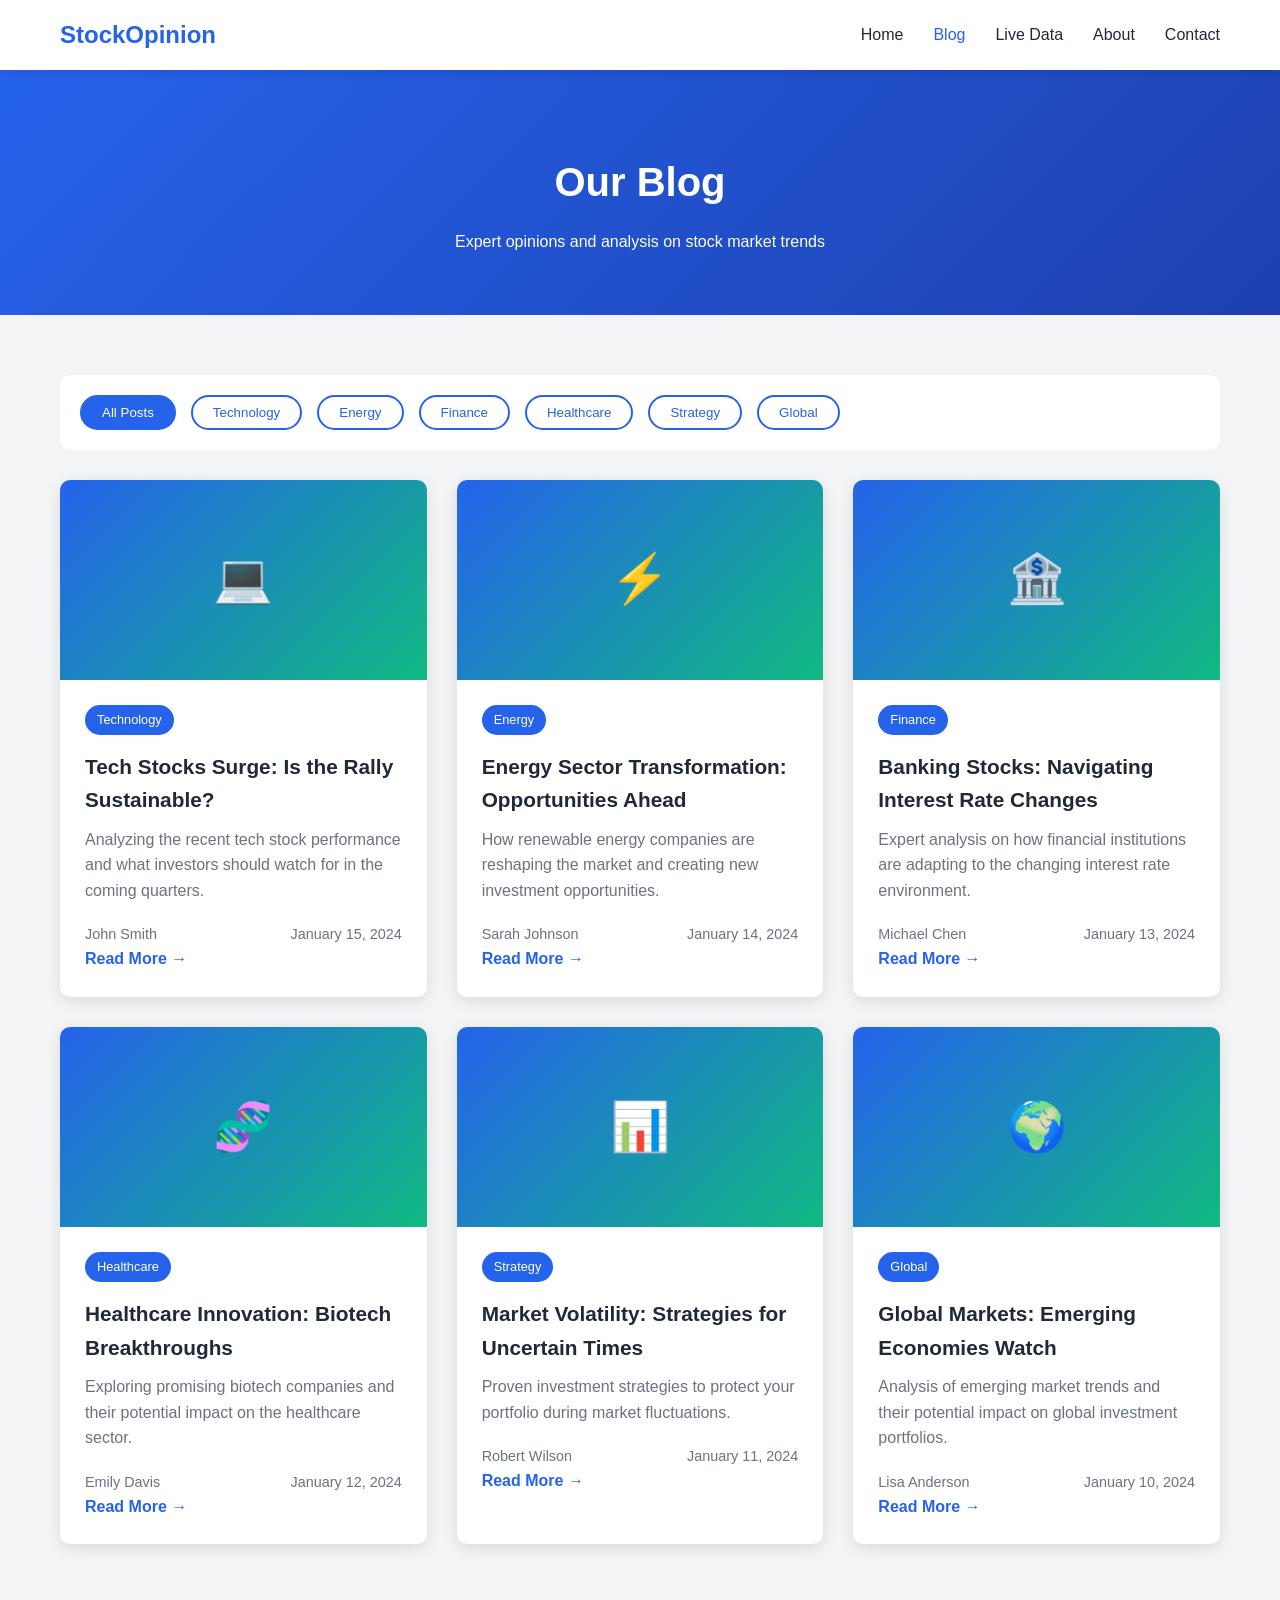
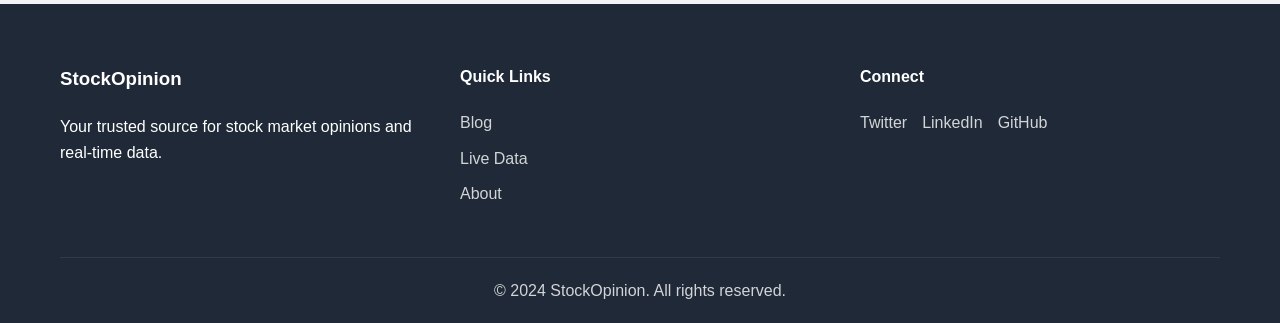
<file: pages/blog.html>
<!DOCTYPE html>
<html lang="en">
<head>
    <meta charset="UTF-8">
    <meta name="viewport" content="width=device-width, initial-scale=1.0">
    <title>Blog - StockOpinion</title>
    <link rel="stylesheet" href="../css/styles.css">
</head>
<body>
    <nav class="navbar">
        <div class="container nav-container">
            <a href="../index.html" class="logo">StockOpinion</a>
            <ul class="nav-links">
                <li><a href="../index.html">Home</a></li>
                <li><a href="blog.html" class="active">Blog</a></li>
                <li><a href="scraper.html">Live Data</a></li>
                <li><a href="about.html">About</a></li>
                <li><a href="contact.html">Contact</a></li>
            </ul>
            <button class="mobile-menu-btn">☰</button>
        </div>
    </nav>

    <header class="page-header">
        <div class="container">
            <h1>Our Blog</h1>
            <p>Expert opinions and analysis on stock market trends</p>
        </div>
    </header>

    <section class="page-content">
        <div class="container">
            <div class="blog-filters">
                <button class="filter-btn active" data-category="all">All Posts</button>
                <button class="filter-btn" data-category="Technology">Technology</button>
                <button class="filter-btn" data-category="Energy">Energy</button>
                <button class="filter-btn" data-category="Finance">Finance</button>
                <button class="filter-btn" data-category="Healthcare">Healthcare</button>
                <button class="filter-btn" data-category="Strategy">Strategy</button>
                <button class="filter-btn" data-category="Global">Global</button>
            </div>
            
            <div class="posts-grid" id="blog-posts">
                <!-- Dynamic content -->
            </div>
        </div>
    </section>

    <footer class="footer">
        <div class="container">
            <div class="footer-content">
                <div class="footer-section">
                    <h3>StockOpinion</h3>
                    <p>Your trusted source for stock market opinions and real-time data.</p>
                </div>
                <div class="footer-section">
                    <h4>Quick Links</h4>
                    <ul>
                        <li><a href="blog.html">Blog</a></li>
                        <li><a href="scraper.html">Live Data</a></li>
                        <li><a href="about.html">About</a></li>
                    </ul>
                </div>
                <div class="footer-section">
                    <h4>Connect</h4>
                    <div class="social-links">
                        <a href="#">Twitter</a>
                        <a href="#">LinkedIn</a>
                        <a href="#">GitHub</a>
                    </div>
                </div>
            </div>
            <div class="footer-bottom">
                <p>&copy; 2024 StockOpinion. All rights reserved.</p>
            </div>
        </div>
    </footer>

    <script src="../js/main.js"></script>
</body>
</html>
</file>
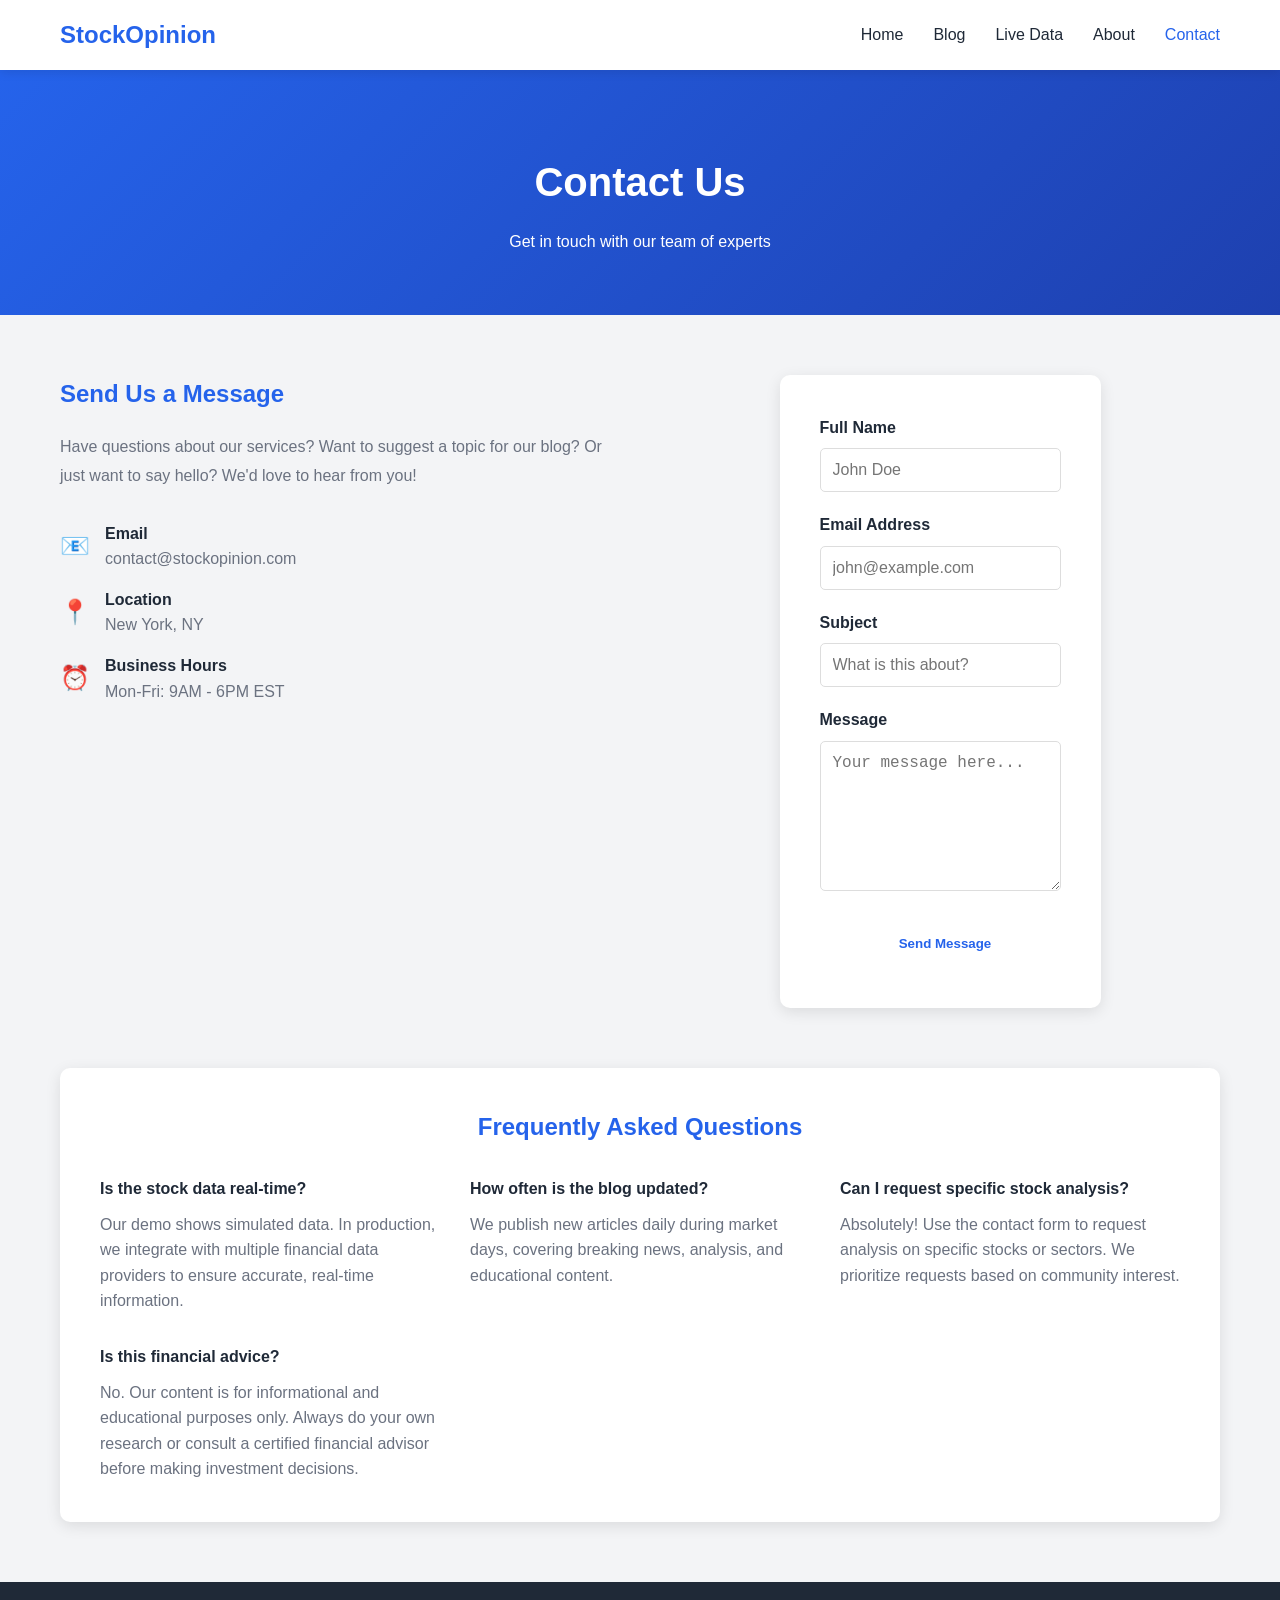
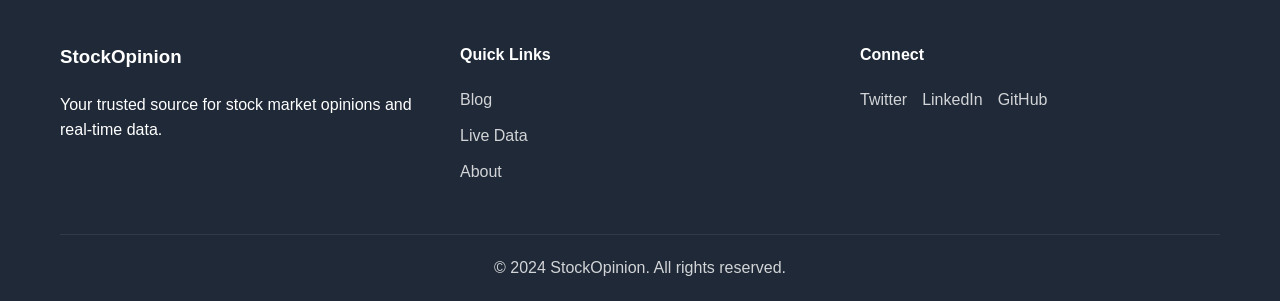
<file: pages/contact.html>
<!DOCTYPE html>
<html lang="en">
<head>
    <meta charset="UTF-8">
    <meta name="viewport" content="width=device-width, initial-scale=1.0">
    <title>Contact Us - StockOpinion</title>
    <link rel="stylesheet" href="../css/styles.css">
</head>
<body>
    <nav class="navbar">
        <div class="container nav-container">
            <a href="../index.html" class="logo">StockOpinion</a>
            <ul class="nav-links">
                <li><a href="../index.html">Home</a></li>
                <li><a href="blog.html">Blog</a></li>
                <li><a href="scraper.html">Live Data</a></li>
                <li><a href="about.html">About</a></li>
                <li><a href="contact.html" class="active">Contact</a></li>
            </ul>
            <button class="mobile-menu-btn">☰</button>
        </div>
    </nav>

    <header class="page-header">
        <div class="container">
            <h1>Contact Us</h1>
            <p>Get in touch with our team of experts</p>
        </div>
    </header>

    <section class="page-content">
        <div class="container">
            <div style="display: grid; grid-template-columns: repeat(auto-fit, minmax(300px, 1fr)); gap: 40px; margin-bottom: 60px;">
                <div>
                    <h2 style="margin-bottom: 20px; color: var(--primary-color);">Send Us a Message</h2>
                    <p style="color: var(--text-light); line-height: 1.8; margin-bottom: 30px;">
                        Have questions about our services? Want to suggest a topic for our blog? 
                        Or just want to say hello? We'd love to hear from you!
                    </p>
                    
                    <div style="margin-bottom: 20px;">
                        <div style="display: flex; align-items: center; margin-bottom: 15px;">
                            <span style="font-size: 1.5rem; margin-right: 15px;">📧</span>
                            <div>
                                <strong>Email</strong>
                                <p style="color: var(--text-light); margin: 0;">contact@stockopinion.com</p>
                            </div>
                        </div>
                        <div style="display: flex; align-items: center; margin-bottom: 15px;">
                            <span style="font-size: 1.5rem; margin-right: 15px;">📍</span>
                            <div>
                                <strong>Location</strong>
                                <p style="color: var(--text-light); margin: 0;">New York, NY</p>
                            </div>
                        </div>
                        <div style="display: flex; align-items: center;">
                            <span style="font-size: 1.5rem; margin-right: 15px;">⏰</span>
                            <div>
                                <strong>Business Hours</strong>
                                <p style="color: var(--text-light); margin: 0;">Mon-Fri: 9AM - 6PM EST</p>
                            </div>
                        </div>
                    </div>
                </div>

                <form class="contact-form" id="contact-form">
                    <div class="form-group">
                        <label for="name">Full Name</label>
                        <input type="text" id="name" name="name" required placeholder="John Doe">
                    </div>
                    <div class="form-group">
                        <label for="email">Email Address</label>
                        <input type="email" id="email" name="email" required placeholder="john@example.com">
                    </div>
                    <div class="form-group">
                        <label for="subject">Subject</label>
                        <input type="text" id="subject" name="subject" required placeholder="What is this about?">
                    </div>
                    <div class="form-group">
                        <label for="message">Message</label>
                        <textarea id="message" name="message" required placeholder="Your message here..."></textarea>
                    </div>
                    <button type="submit" class="btn btn-primary" style="width: 100%; border: none; cursor: pointer;">
                        Send Message
                    </button>
                </form>
            </div>

            <div style="background: var(--white); padding: 40px; border-radius: 10px; box-shadow: 0 4px 15px rgba(0,0,0,0.1);">
                <h2 style="margin-bottom: 30px; text-align: center; color: var(--primary-color);">Frequently Asked Questions</h2>
                <div style="display: grid; grid-template-columns: repeat(auto-fit, minmax(300px, 1fr)); gap: 30px;">
                    <div>
                        <h4 style="margin-bottom: 10px;">Is the stock data real-time?</h4>
                        <p style="color: var(--text-light); line-height: 1.6;">
                            Our demo shows simulated data. In production, we integrate with multiple financial 
                            data providers to ensure accurate, real-time information.
                        </p>
                    </div>
                    <div>
                        <h4 style="margin-bottom: 10px;">How often is the blog updated?</h4>
                        <p style="color: var(--text-light); line-height: 1.6;">
                            We publish new articles daily during market days, covering breaking news, 
                            analysis, and educational content.
                        </p>
                    </div>
                    <div>
                        <h4 style="margin-bottom: 10px;">Can I request specific stock analysis?</h4>
                        <p style="color: var(--text-light); line-height: 1.6;">
                            Absolutely! Use the contact form to request analysis on specific stocks or sectors. 
                            We prioritize requests based on community interest.
                        </p>
                    </div>
                    <div>
                        <h4 style="margin-bottom: 10px;">Is this financial advice?</h4>
                        <p style="color: var(--text-light); line-height: 1.6;">
                            No. Our content is for informational and educational purposes only. Always do your 
                            own research or consult a certified financial advisor before making investment decisions.
                        </p>
                    </div>
                </div>
            </div>
        </div>
    </section>

    <footer class="footer">
        <div class="container">
            <div class="footer-content">
                <div class="footer-section">
                    <h3>StockOpinion</h3>
                    <p>Your trusted source for stock market opinions and real-time data.</p>
                </div>
                <div class="footer-section">
                    <h4>Quick Links</h4>
                    <ul>
                        <li><a href="blog.html">Blog</a></li>
                        <li><a href="scraper.html">Live Data</a></li>
                        <li><a href="about.html">About</a></li>
                    </ul>
                </div>
                <div class="footer-section">
                    <h4>Connect</h4>
                    <div class="social-links">
                        <a href="#">Twitter</a>
                        <a href="#">LinkedIn</a>
                        <a href="#">GitHub</a>
                    </div>
                </div>
            </div>
            <div class="footer-bottom">
                <p>&copy; 2024 StockOpinion. All rights reserved.</p>
            </div>
        </div>
    </footer>

    <script src="../js/main.js"></script>
</body>
</html>
</file>
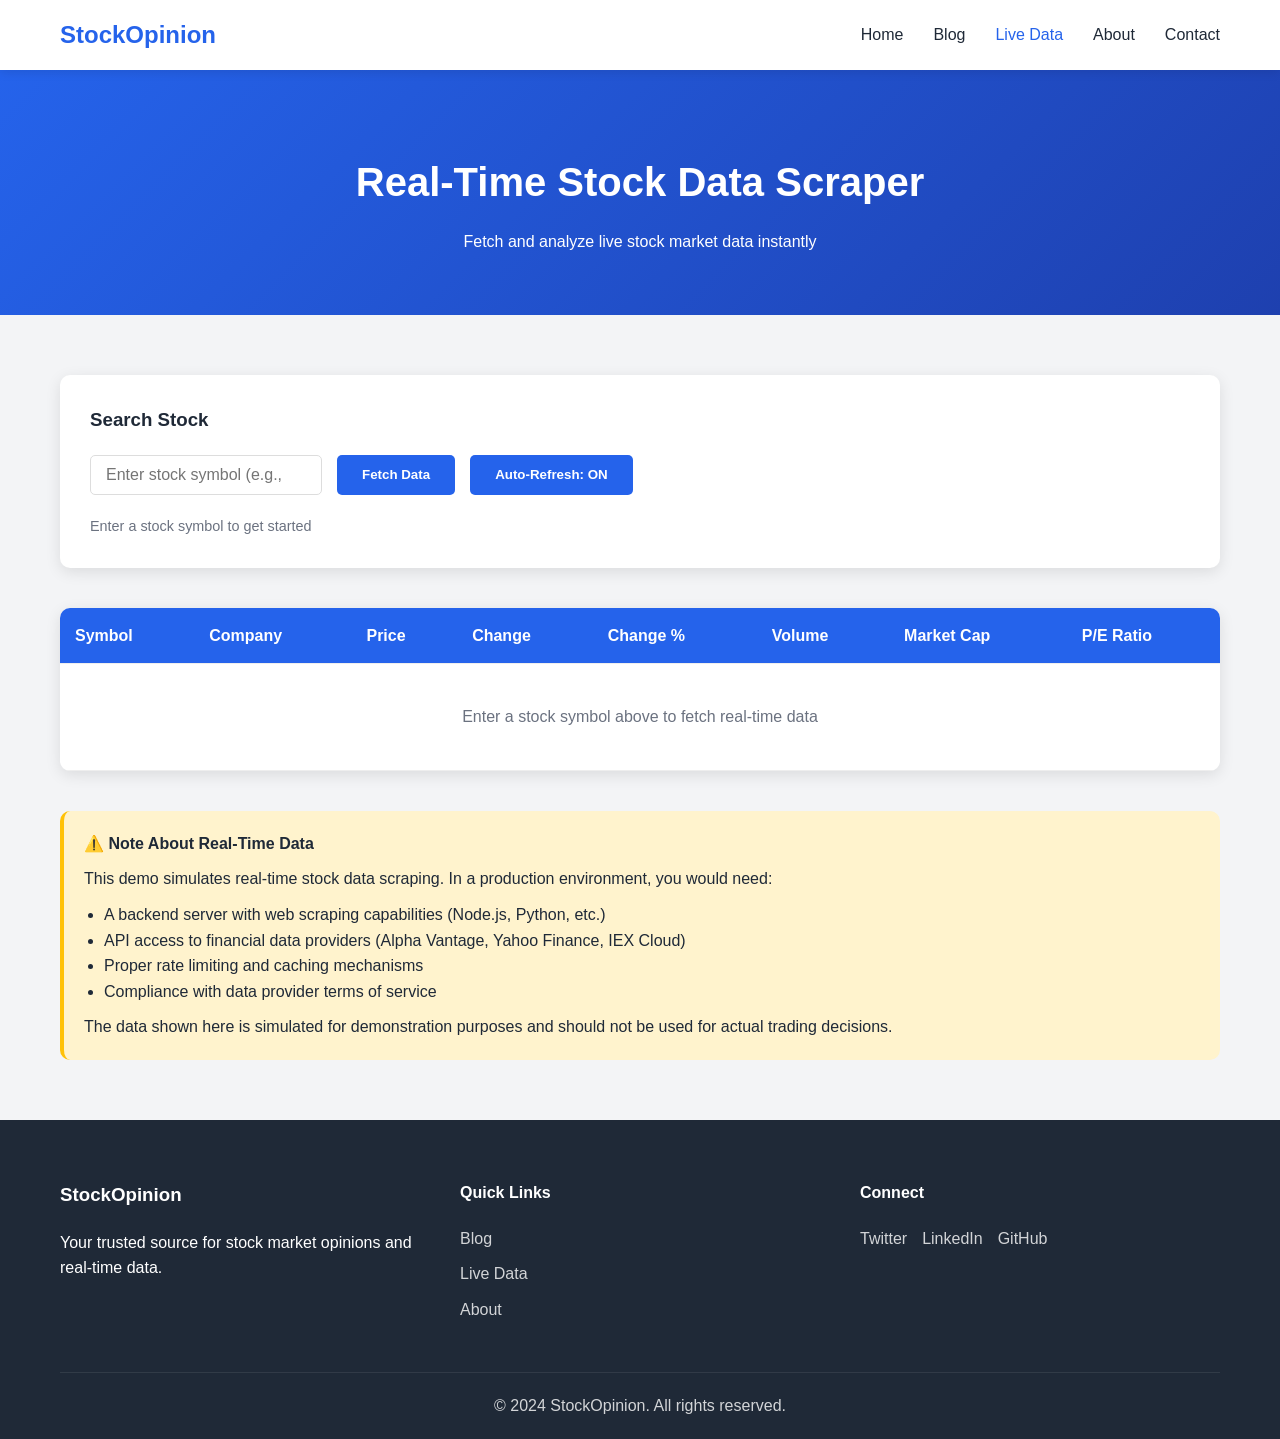
<file: pages/scraper.html>
<!DOCTYPE html>
<html lang="en">
<head>
    <meta charset="UTF-8">
    <meta name="viewport" content="width=device-width, initial-scale=1.0">
    <title>Live Data Scraper - StockOpinion</title>
    <link rel="stylesheet" href="../css/styles.css">
</head>
<body>
    <nav class="navbar">
        <div class="container nav-container">
            <a href="../index.html" class="logo">StockOpinion</a>
            <ul class="nav-links">
                <li><a href="../index.html">Home</a></li>
                <li><a href="blog.html">Blog</a></li>
                <li><a href="scraper.html" class="active">Live Data</a></li>
                <li><a href="about.html">About</a></li>
                <li><a href="contact.html">Contact</a></li>
            </ul>
            <button class="mobile-menu-btn">☰</button>
        </div>
    </nav>

    <header class="page-header">
        <div class="container">
            <h1>Real-Time Stock Data Scraper</h1>
            <p>Fetch and analyze live stock market data instantly</p>
        </div>
    </header>

    <section class="page-content">
        <div class="container">
            <div class="scraper-controls">
                <h3>Search Stock</h3>
                <form id="scraper-form">
                    <div class="control-group">
                        <input 
                            type="text" 
                            id="stock-symbol" 
                            placeholder="Enter stock symbol (e.g., AAPL, GOOGL)" 
                            required
                            list="stock-suggestions"
                        >
                        <datalist id="stock-suggestions">
                            <option value="AAPL">
                            <option value="GOOGL">
                            <option value="MSFT">
                            <option value="AMZN">
                            <option value="TSLA">
                            <option value="META">
                            <option value="NVDA">
                            <option value="JPM">
                            <option value="V">
                            <option value="WMT">
                        </datalist>
                        <button type="submit">Fetch Data</button>
                        <button type="button" id="refresh-btn">Auto-Refresh: ON</button>
                    </div>
                    <p id="last-update" style="color: var(--text-light); font-size: 0.9rem;">
                        Enter a stock symbol to get started
                    </p>
                </form>
            </div>

            <div class="data-table">
                <table>
                    <thead>
                        <tr>
                            <th>Symbol</th>
                            <th>Company</th>
                            <th>Price</th>
                            <th>Change</th>
                            <th>Change %</th>
                            <th>Volume</th>
                            <th>Market Cap</th>
                            <th>P/E Ratio</th>
                        </tr>
                    </thead>
                    <tbody id="results-table">
                        <tr>
                            <td colspan="8" style="text-align: center; padding: 40px; color: var(--text-light);">
                                Enter a stock symbol above to fetch real-time data
                            </td>
                        </tr>
                    </tbody>
                </table>
            </div>

            <div style="margin-top: 40px; padding: 20px; background: #fff3cd; border-radius: 10px; border-left: 4px solid #ffc107;">
                <h4 style="margin-bottom: 10px;">⚠️ Note About Real-Time Data</h4>
                <p style="color: var(--text-dark);">
                    This demo simulates real-time stock data scraping. In a production environment, you would need:
                </p>
                <ul style="margin-top: 10px; margin-left: 20px; color: var(--text-dark);">
                    <li>A backend server with web scraping capabilities (Node.js, Python, etc.)</li>
                    <li>API access to financial data providers (Alpha Vantage, Yahoo Finance, IEX Cloud)</li>
                    <li>Proper rate limiting and caching mechanisms</li>
                    <li>Compliance with data provider terms of service</li>
                </ul>
                <p style="margin-top: 10px; color: var(--text-dark);">
                    The data shown here is simulated for demonstration purposes and should not be used for actual trading decisions.
                </p>
            </div>
        </div>
    </section>

    <footer class="footer">
        <div class="container">
            <div class="footer-content">
                <div class="footer-section">
                    <h3>StockOpinion</h3>
                    <p>Your trusted source for stock market opinions and real-time data.</p>
                </div>
                <div class="footer-section">
                    <h4>Quick Links</h4>
                    <ul>
                        <li><a href="blog.html">Blog</a></li>
                        <li><a href="scraper.html">Live Data</a></li>
                        <li><a href="about.html">About</a></li>
                    </ul>
                </div>
                <div class="footer-section">
                    <h4>Connect</h4>
                    <div class="social-links">
                        <a href="#">Twitter</a>
                        <a href="#">LinkedIn</a>
                        <a href="#">GitHub</a>
                    </div>
                </div>
            </div>
            <div class="footer-bottom">
                <p>&copy; 2024 StockOpinion. All rights reserved.</p>
            </div>
        </div>
    </footer>

    <script src="../js/main.js"></script>
    <script>
        // Auto-refresh toggle
        let autoRefresh = true;
        const refreshBtn = document.getElementById('refresh-btn');
        
        if (refreshBtn) {
            refreshBtn.addEventListener('click', function() {
                autoRefresh = !autoRefresh;
                this.textContent = autoRefresh ? 'Auto-Refresh: ON' : 'Auto-Refresh: OFF';
                this.style.background = autoRefresh ? 'var(--primary-color)' : '#6b7280';
            });
        }
    </script>
</body>
</html>
</file>
<file: styles.css>
/* Root Variables */
:root {
    --primary-color: #d4af37;
    --primary-dark: #b8941f;
    --primary-light: #f4d03f;
    --secondary-color: #1a1a2e;
    --accent-color: #16213e;
    --text-dark: #2c3e50;
    --text-light: #ecf0f1;
    --bg-light: #f8f9fa;
    --bg-white: #ffffff;
    --success-color: #27ae60;
    --danger-color: #e74c3c;
    --warning-color: #f39c12;
    --shadow-sm: 0 2px 4px rgba(0,0,0,0.1);
    --shadow-md: 0 4px 6px rgba(0,0,0,0.1);
    --shadow-lg: 0 10px 20px rgba(0,0,0,0.15);
    --transition: all 0.3s ease;
}

/* Reset & Base Styles */
* {
    margin: 0;
    padding: 0;
    box-sizing: border-box;
}

html {
    scroll-behavior: smooth;
}

body {
    font-family: 'Poppins', sans-serif;
    line-height: 1.6;
    color: var(--text-dark);
    background-color: var(--bg-light);
    overflow-x: hidden;
}

.container {
    max-width: 1200px;
    margin: 0 auto;
    padding: 0 20px;
}

a {
    text-decoration: none;
    color: inherit;
}

ul {
    list-style: none;
}

img {
    max-width: 100%;
    height: auto;
}

/* Navigation */
.navbar {
    background: var(--secondary-color);
    padding: 1rem 0;
    position: fixed;
    width: 100%;
    top: 0;
    z-index: 1000;
    box-shadow: var(--shadow-md);
}

.nav-container {
    max-width: 1200px;
    margin: 0 auto;
    padding: 0 20px;
    display: flex;
    justify-content: space-between;
    align-items: center;
}

.nav-logo {
    display: flex;
    align-items: center;
    gap: 10px;
    font-size: 1.5rem;
    font-weight: 700;
    color: var(--primary-color);
}

.nav-logo i {
    font-size: 1.8rem;
}

.nav-menu {
    display: flex;
    gap: 2rem;
}

.nav-link {
    color: var(--text-light);
    font-weight: 500;
    transition: var(--transition);
    position: relative;
}

.nav-link:hover,
.nav-link.active {
    color: var(--primary-color);
}

.nav-link::after {
    content: '';
    position: absolute;
    bottom: -5px;
    left: 0;
    width: 0;
    height: 2px;
    background: var(--primary-color);
    transition: var(--transition);
}

.nav-link:hover::after,
.nav-link.active::after {
    width: 100%;
}

.hamburger {
    display: none;
    cursor: pointer;
}

.bar {
    display: block;
    width: 25px;
    height: 3px;
    margin: 5px auto;
    background: var(--text-light);
    transition: var(--transition);
}

/* Hero Section */
.hero {
    background: linear-gradient(135deg, var(--secondary-color) 0%, var(--accent-color) 100%);
    min-height: 100vh;
    display: flex;
    align-items: center;
    justify-content: center;
    padding: 100px 20px 60px;
    position: relative;
    overflow: hidden;
}

.hero::before {
    content: '';
    position: absolute;
    top: -50%;
    right: -20%;
    width: 800px;
    height: 800px;
    background: radial-gradient(circle, rgba(212, 175, 55, 0.1) 0%, transparent 70%);
    border-radius: 50%;
}

.hero-content {
    text-align: center;
    max-width: 800px;
    z-index: 1;
}

.hero h1 {
    font-size: 3.5rem;
    color: var(--text-light);
    margin-bottom: 1.5rem;
    line-height: 1.2;
}

.hero p {
    font-size: 1.2rem;
    color: rgba(255, 255, 255, 0.8);
    margin-bottom: 2rem;
}

.hero-buttons {
    display: flex;
    gap: 1rem;
    justify-content: center;
    flex-wrap: wrap;
}

.hero-image {
    position: absolute;
    bottom: 10%;
    right: 10%;
    opacity: 0.1;
}

.hero-icon {
    font-size: 20rem;
    color: var(--primary-color);
}

/* Buttons */
.btn {
    display: inline-block;
    padding: 12px 30px;
    border-radius: 50px;
    font-weight: 600;
    transition: var(--transition);
    border: none;
    cursor: pointer;
    font-size: 1rem;
}

.btn-primary {
    background: var(--primary-color);
    color: var(--secondary-color);
}

.btn-primary:hover {
    background: var(--primary-dark);
    transform: translateY(-2px);
    box-shadow: var(--shadow-lg);
}

.btn-secondary {
    background: transparent;
    color: var(--primary-color);
    border: 2px solid var(--primary-color);
}

.btn-secondary:hover {
    background: var(--primary-color);
    color: var(--secondary-color);
    transform: translateY(-2px);
}

.btn-refresh {
    background: var(--primary-color);
    color: var(--secondary-color);
    display: flex;
    align-items: center;
    gap: 8px;
}

.btn-refresh:hover {
    background: var(--primary-dark);
}

/* Ticker Section */
.ticker-section {
    background: var(--bg-white);
    padding: 20px 0;
    box-shadow: var(--shadow-sm);
    margin-top: -60px;
    position: relative;
    z-index: 10;
}

.ticker-container {
    max-width: 1200px;
    margin: 0 auto;
    padding: 0 20px;
    display: flex;
    justify-content: space-around;
    flex-wrap: wrap;
    gap: 20px;
}

.ticker-item {
    display: flex;
    flex-direction: column;
    align-items: center;
    text-align: center;
}

.ticker-label {
    font-size: 0.85rem;
    color: #666;
    margin-bottom: 5px;
}

.ticker-price {
    font-size: 1.8rem;
    font-weight: 700;
    color: var(--secondary-color);
}

.ticker-change {
    font-size: 1rem;
    font-weight: 600;
    padding: 3px 10px;
    border-radius: 20px;
}

.ticker-change.positive {
    color: var(--success-color);
    background: rgba(39, 174, 96, 0.1);
}

.ticker-change.negative {
    color: var(--danger-color);
    background: rgba(231, 76, 60, 0.1);
}

.ticker-value {
    font-size: 1.3rem;
    font-weight: 600;
    color: var(--text-dark);
}

/* Features Section */
.features {
    padding: 80px 0;
    background: var(--bg-white);
}

.section-title {
    text-align: center;
    font-size: 2.5rem;
    margin-bottom: 3rem;
    color: var(--secondary-color);
}

.features-grid {
    display: grid;
    grid-template-columns: repeat(auto-fit, minmax(250px, 1fr));
    gap: 30px;
}

.feature-card {
    text-align: center;
    padding: 30px;
    border-radius: 15px;
    background: var(--bg-light);
    transition: var(--transition);
}

.feature-card:hover {
    transform: translateY(-10px);
    box-shadow: var(--shadow-lg);
}

.feature-icon {
    width: 80px;
    height: 80px;
    margin: 0 auto 20px;
    display: flex;
    align-items: center;
    justify-content: center;
    background: linear-gradient(135deg, var(--primary-color), var(--primary-dark));
    border-radius: 50%;
    font-size: 2rem;
    color: var(--secondary-color);
}

.feature-card h3 {
    font-size: 1.3rem;
    margin-bottom: 15px;
    color: var(--secondary-color);
}

.feature-card p {
    color: #666;
    line-height: 1.8;
}

/* Analysis Preview */
.analysis-preview {
    padding: 80px 0;
    background: var(--bg-light);
}

.analysis-grid {
    display: grid;
    grid-template-columns: repeat(auto-fit, minmax(300px, 1fr));
    gap: 30px;
}

.analysis-card {
    background: var(--bg-white);
    border-radius: 15px;
    overflow: hidden;
    box-shadow: var(--shadow-md);
    transition: var(--transition);
}

.analysis-card:hover {
    transform: translateY(-5px);
    box-shadow: var(--shadow-lg);
}

.analysis-card.featured {
    grid-column: span 2;
    display: grid;
    grid-template-columns: 1fr 1.5fr;
}

.analysis-image {
    background: linear-gradient(135deg, var(--primary-color), var(--primary-dark));
    display: flex;
    align-items: center;
    justify-content: center;
    font-size: 4rem;
    color: var(--secondary-color);
    min-height: 200px;
}

.analysis-content {
    padding: 30px;
}

.analysis-category {
    display: inline-block;
    background: rgba(212, 175, 55, 0.2);
    color: var(--primary-dark);
    padding: 5px 15px;
    border-radius: 20px;
    font-size: 0.85rem;
    font-weight: 600;
    margin-bottom: 15px;
}

.analysis-card h3 {
    font-size: 1.5rem;
    margin-bottom: 15px;
    color: var(--secondary-color);
}

.analysis-card p {
    color: #666;
    margin-bottom: 20px;
    line-height: 1.8;
}

.read-more {
    color: var(--primary-color);
    font-weight: 600;
    display: inline-flex;
    align-items: center;
    gap: 8px;
    transition: var(--transition);
}

.read-more:hover {
    gap: 12px;
}

/* Page Header */
.page-header {
    background: linear-gradient(135deg, var(--secondary-color) 0%, var(--accent-color) 100%);
    padding: 140px 0 60px;
    text-align: center;
}

.page-header h1 {
    font-size: 3rem;
    color: var(--text-light);
    margin-bottom: 1rem;
}

.page-header p {
    font-size: 1.2rem;
    color: rgba(255, 255, 255, 0.8);
}

/* Live Data Section */
.live-data-section {
    padding: 60px 0;
}

.control-panel {
    background: var(--bg-white);
    padding: 20px 30px;
    border-radius: 15px;
    box-shadow: var(--shadow-md);
    margin-bottom: 30px;
    display: flex;
    justify-content: space-between;
    align-items: center;
    flex-wrap: wrap;
    gap: 20px;
}

.status-indicator {
    display: flex;
    align-items: center;
    gap: 10px;
}

.status-dot {
    width: 12px;
    height: 12px;
    border-radius: 50%;
    background: #95a5a6;
    animation: pulse 2s infinite;
}

.status-dot.connected {
    background: var(--success-color);
}

.status-dot.error {
    background: var(--danger-color);
}

@keyframes pulse {
    0%, 100% { opacity: 1; }
    50% { opacity: 0.5; }
}

.refresh-controls {
    display: flex;
    align-items: center;
    gap: 15px;
}

.toggle-switch {
    position: relative;
    display: inline-block;
    width: 50px;
    height: 26px;
}

.toggle-switch input {
    opacity: 0;
    width: 0;
    height: 0;
}

.slider {
    position: absolute;
    cursor: pointer;
    top: 0;
    left: 0;
    right: 0;
    bottom: 0;
    background-color: #ccc;
    transition: var(--transition);
    border-radius: 26px;
}

.slider:before {
    position: absolute;
    content: "";
    height: 20px;
    width: 20px;
    left: 3px;
    bottom: 3px;
    background-color: white;
    transition: var(--transition);
    border-radius: 50%;
}

input:checked + .slider {
    background-color: var(--primary-color);
}

input:checked + .slider:before {
    transform: translateX(24px);
}

.toggle-label {
    font-weight: 500;
    color: var(--text-dark);
}

.last-update {
    color: #666;
    font-size: 0.9rem;
}

/* Price Display */
.price-display {
    margin-bottom: 40px;
}

.price-card {
    background: var(--bg-white);
    border-radius: 15px;
    padding: 40px;
    box-shadow: var(--shadow-md);
    text-align: center;
}

.main-price {
    background: linear-gradient(135deg, var(--secondary-color), var(--accent-color));
    color: var(--text-light);
}

.price-header {
    margin-bottom: 20px;
}

.price-header h2 {
    font-size: 1.8rem;
    margin-bottom: 10px;
}

.source-badge {
    background: rgba(212, 175, 55, 0.2);
    color: var(--primary-color);
    padding: 5px 15px;
    border-radius: 20px;
    font-size: 0.85rem;
}

.price-value {
    font-size: 4rem;
    font-weight: 700;
    margin: 20px 0;
    display: flex;
    align-items: baseline;
    justify-content: center;
    gap: 5px;
}

.currency {
    font-size: 2.5rem;
}

.amount {
    color: var(--primary-color);
}

.price-change {
    font-size: 1.5rem;
    margin-bottom: 20px;
}

.price-change.positive {
    color: var(--success-color);
}

.price-change.negative {
    color: var(--danger-color);
}

.price-time {
    color: rgba(255, 255, 255, 0.7);
    font-size: 0.9rem;
}

/* Stats Grid */
.stats-grid {
    display: grid;
    grid-template-columns: repeat(auto-fit, minmax(200px, 1fr));
    gap: 20px;
    margin-bottom: 40px;
}

.stat-card {
    background: var(--bg-white);
    padding: 25px;
    border-radius: 15px;
    box-shadow: var(--shadow-sm);
    display: flex;
    align-items: center;
    gap: 20px;
    transition: var(--transition);
}

.stat-card:hover {
    transform: translateY(-5px);
    box-shadow: var(--shadow-md);
}

.stat-icon {
    width: 50px;
    height: 50px;
    background: linear-gradient(135deg, var(--primary-color), var(--primary-dark));
    border-radius: 50%;
    display: flex;
    align-items: center;
    justify-content: center;
    font-size: 1.2rem;
    color: var(--secondary-color);
}

.stat-info {
    display: flex;
    flex-direction: column;
}

.stat-label {
    font-size: 0.85rem;
    color: #666;
    margin-bottom: 5px;
}

.stat-value {
    font-size: 1.3rem;
    font-weight: 700;
    color: var(--secondary-color);
}

/* Chart Section */
.chart-section {
    background: var(--bg-white);
    padding: 30px;
    border-radius: 15px;
    box-shadow: var(--shadow-md);
    margin-bottom: 40px;
}

.chart-section h3 {
    font-size: 1.5rem;
    margin-bottom: 20px;
    color: var(--secondary-color);
}

.chart-container {
    position: relative;
    height: 400px;
}

.chart-placeholder {
    position: absolute;
    top: 0;
    left: 0;
    width: 100%;
    height: 100%;
    display: flex;
    flex-direction: column;
    align-items: center;
    justify-content: center;
    background: var(--bg-light);
    border-radius: 10px;
    color: #666;
}

.chart-placeholder i {
    font-size: 4rem;
    margin-bottom: 20px;
    color: var(--primary-color);
}

#goldChart {
    width: 100% !important;
    height: 100% !important;
}

/* Info Section */
.info-section {
    margin-top: 40px;
}

.info-section h3 {
    font-size: 1.8rem;
    margin-bottom: 30px;
    color: var(--secondary-color);
    text-align: center;
}

.info-grid {
    display: grid;
    grid-template-columns: repeat(auto-fit, minmax(300px, 1fr));
    gap: 30px;
}

.info-card {
    background: var(--bg-white);
    padding: 30px;
    border-radius: 15px;
    box-shadow: var(--shadow-sm);
}

.info-card h4 {
    font-size: 1.2rem;
    margin-bottom: 15px;
    color: var(--secondary-color);
    display: flex;
    align-items: center;
    gap: 10px;
}

.info-card h4 i {
    color: var(--primary-color);
}

.info-card p {
    color: #666;
    line-height: 1.8;
}

/* Filter Section */
.filter-section {
    padding: 40px 0;
    background: var(--bg-white);
}

.filter-controls {
    display: flex;
    justify-content: center;
    flex-wrap: wrap;
    gap: 15px;
}

.filter-btn {
    padding: 10px 25px;
    border: 2px solid var(--primary-color);
    background: transparent;
    color: var(--primary-color);
    border-radius: 50px;
    font-weight: 600;
    cursor: pointer;
    transition: var(--transition);
}

.filter-btn:hover,
.filter-btn.active {
    background: var(--primary-color);
    color: var(--secondary-color);
}

/* Articles Section */
.articles-section {
    padding: 60px 0;
}

.articles-grid {
    display: grid;
    grid-template-columns: repeat(auto-fit, minmax(350px, 1fr));
    gap: 30px;
}

.article-card {
    background: var(--bg-white);
    border-radius: 15px;
    overflow: hidden;
    box-shadow: var(--shadow-md);
    transition: var(--transition);
}

.article-card:hover {
    transform: translateY(-5px);
    box-shadow: var(--shadow-lg);
}

.article-card.featured {
    grid-column: span 2;
}

.article-image {
    height: 200px;
    background: linear-gradient(135deg, var(--primary-color), var(--primary-dark));
    display: flex;
    align-items: center;
    justify-content: center;
    font-size: 3rem;
    color: var(--secondary-color);
    position: relative;
}

.category-tag {
    position: absolute;
    top: 15px;
    left: 15px;
    background: var(--secondary-color);
    color: var(--primary-color);
    padding: 5px 15px;
    border-radius: 20px;
    font-size: 0.8rem;
    font-weight: 600;
}

.article-content {
    padding: 25px;
}

.article-meta {
    display: flex;
    justify-content: space-between;
    margin-bottom: 15px;
    font-size: 0.85rem;
    color: #666;
}

.article-meta span {
    display: flex;
    align-items: center;
    gap: 5px;
}

.article-content h3 {
    font-size: 1.4rem;
    margin-bottom: 15px;
    color: var(--secondary-color);
}

.article-content p {
    color: #666;
    margin-bottom: 20px;
    line-height: 1.8;
}

.article-footer {
    display: flex;
    justify-content: space-between;
    align-items: center;
}

.article-stats {
    display: flex;
    gap: 15px;
    color: #666;
    font-size: 0.85rem;
}

.article-stats span {
    display: flex;
    align-items: center;
    gap: 5px;
}

/* Poll Section */
.poll-section {
    padding: 60px 0;
    background: var(--bg-light);
}

.poll-section h2 {
    text-align: center;
    font-size: 2rem;
    margin-bottom: 30px;
    color: var(--secondary-color);
}

.poll-container {
    max-width: 600px;
    margin: 0 auto;
    background: var(--bg-white);
    padding: 40px;
    border-radius: 15px;
    box-shadow: var(--shadow-md);
}

.poll-container h3 {
    font-size: 1.3rem;
    margin-bottom: 25px;
    text-align: center;
    color: var(--text-dark);
}

.poll-options {
    display: flex;
    flex-direction: column;
    gap: 15px;
    margin-bottom: 25px;
}

.poll-option {
    position: relative;
    padding: 15px 20px;
    background: var(--bg-light);
    border-radius: 10px;
    cursor: pointer;
    transition: var(--transition);
    border: 2px solid transparent;
}

.poll-option:hover {
    border-color: var(--primary-color);
}

.poll-option input {
    position: absolute;
    opacity: 0;
    cursor: pointer;
}

.poll-option input:checked + .option-text {
    font-weight: 600;
    color: var(--primary-color);
}

.option-text {
    display: block;
    position: relative;
    z-index: 1;
}

.option-bar {
    position: absolute;
    top: 0;
    left: 0;
    height: 100%;
    background: rgba(212, 175, 55, 0.2);
    border-radius: 10px;
    width: var(--percent);
    transition: width 0.5s ease;
    z-index: 0;
}

.poll-submit {
    width: 100%;
}

.poll-results {
    margin-top: 20px;
    padding-top: 20px;
    border-top: 1px solid #eee;
    text-align: center;
}

/* About Section */
.about-section {
    padding: 80px 0;
}

.about-content {
    display: grid;
    grid-template-columns: 1.5fr 1fr;
    gap: 50px;
    align-items: center;
}

.about-text h2 {
    font-size: 2rem;
    margin-bottom: 20px;
    color: var(--secondary-color);
}

.about-text h3 {
    font-size: 1.5rem;
    margin: 30px 0 20px;
    color: var(--secondary-color);
}

.about-text p {
    color: #666;
    line-height: 1.8;
    margin-bottom: 15px;
}

.feature-list {
    margin-top: 20px;
}

.feature-list li {
    display: flex;
    align-items: center;
    gap: 15px;
    padding: 10px 0;
    color: #666;
}

.feature-list i {
    color: var(--success-color);
    font-size: 1.2rem;
}

.about-image {
    display: flex;
    align-items: center;
    justify-content: center;
}

.about-icon {
    font-size: 15rem;
    color: var(--primary-color);
    opacity: 0.3;
}

/* Team Section */
.team-section {
    padding: 80px 0;
    background: var(--bg-white);
}

.approach-grid {
    display: grid;
    grid-template-columns: repeat(auto-fit, minmax(250px, 1fr));
    gap: 30px;
}

.approach-card {
    text-align: center;
    padding: 30px;
    border-radius: 15px;
    background: var(--bg-light);
    transition: var(--transition);
}

.approach-card:hover {
    transform: translateY(-5px);
    box-shadow: var(--shadow-lg);
}

.approach-icon {
    width: 80px;
    height: 80px;
    margin: 0 auto 20px;
    display: flex;
    align-items: center;
    justify-content: center;
    background: linear-gradient(135deg, var(--primary-color), var(--primary-dark));
    border-radius: 50%;
    font-size: 2rem;
    color: var(--secondary-color);
}

.approach-card h3 {
    font-size: 1.3rem;
    margin-bottom: 15px;
    color: var(--secondary-color);
}

.approach-card p {
    color: #666;
    line-height: 1.8;
}

/* Sources Section */
.sources-section {
    padding: 80px 0;
    background: var(--bg-light);
}

.section-subtitle {
    text-align: center;
    color: #666;
    margin-top: -2rem;
    margin-bottom: 3rem;
}

.sources-grid {
    display: grid;
    grid-template-columns: repeat(auto-fit, minmax(250px, 1fr));
    gap: 30px;
    margin-bottom: 40px;
}

.source-card {
    background: var(--bg-white);
    padding: 30px;
    border-radius: 15px;
    text-align: center;
    box-shadow: var(--shadow-sm);
    transition: var(--transition);
}

.source-card:hover {
    transform: translateY(-5px);
    box-shadow: var(--shadow-md);
}

.source-card i {
    font-size: 3rem;
    color: var(--primary-color);
    margin-bottom: 20px;
}

.source-card h4 {
    font-size: 1.2rem;
    margin-bottom: 15px;
    color: var(--secondary-color);
}

.source-card p {
    color: #666;
    line-height: 1.8;
}

.disclaimer-box {
    background: var(--bg-white);
    padding: 25px;
    border-radius: 15px;
    display: flex;
    gap: 20px;
    align-items: flex-start;
    box-shadow: var(--shadow-sm);
}

.disclaimer-box i {
    font-size: 2rem;
    color: var(--primary-color);
    flex-shrink: 0;
}

.disclaimer-box p {
    color: #666;
    line-height: 1.8;
}

/* Contact CTA */
.contact-cta {
    padding: 80px 0;
    background: linear-gradient(135deg, var(--secondary-color), var(--accent-color));
    text-align: center;
}

.contact-cta h2 {
    font-size: 2.5rem;
    color: var(--text-light);
    margin-bottom: 15px;
}

.contact-cta p {
    font-size: 1.2rem;
    color: rgba(255, 255, 255, 0.8);
    margin-bottom: 30px;
    max-width: 600px;
    margin-left: auto;
    margin-right: auto;
}

/* Footer */
.footer {
    background: var(--secondary-color);
    color: var(--text-light);
    padding: 60px 0 20px;
}

.footer-content {
    display: grid;
    grid-template-columns: repeat(auto-fit, minmax(250px, 1fr));
    gap: 40px;
    margin-bottom: 40px;
}

.footer-section h3,
.footer-section h4 {
    margin-bottom: 20px;
    color: var(--primary-color);
}

.footer-section p {
    color: rgba(255, 255, 255, 0.7);
    line-height: 1.8;
}

.footer-section ul li {
    margin-bottom: 10px;
}

.footer-section ul li a {
    color: rgba(255, 255, 255, 0.7);
    transition: var(--transition);
}

.footer-section ul li a:hover {
    color: var(--primary-color);
    padding-left: 5px;
}

.social-links {
    display: flex;
    gap: 15px;
    margin-top: 20px;
}

.social-links a {
    width: 40px;
    height: 40px;
    display: flex;
    align-items: center;
    justify-content: center;
    background: rgba(212, 175, 55, 0.2);
    border-radius: 50%;
    color: var(--primary-color);
    transition: var(--transition);
}

.social-links a:hover {
    background: var(--primary-color);
    color: var(--secondary-color);
    transform: translateY(-3px);
}

.footer-bottom {
    text-align: center;
    padding-top: 20px;
    border-top: 1px solid rgba(255, 255, 255, 0.1);
    color: rgba(255, 255, 255, 0.5);
}

/* Responsive Design */
@media (max-width: 768px) {
    .hamburger {
        display: block;
    }

    .hamburger.active .bar:nth-child(2) {
        opacity: 0;
    }

    .hamburger.active .bar:nth-child(1) {
        transform: translateY(8px) rotate(45deg);
    }

    .hamburger.active .bar:nth-child(3) {
        transform: translateY(-8px) rotate(-45deg);
    }

    .nav-menu {
        position: fixed;
        left: -100%;
        top: 70px;
        gap: 0;
        flex-direction: column;
        background: var(--secondary-color);
        width: 100%;
        text-align: center;
        transition: var(--transition);
        box-shadow: var(--shadow-md);
    }

    .nav-menu.active {
        left: 0;
    }

    .nav-item {
        margin: 16px 0;
    }

    .hero h1 {
        font-size: 2.5rem;
    }

    .hero p {
        font-size: 1rem;
    }

    .ticker-container {
        flex-direction: column;
        gap: 15px;
    }

    .analysis-card.featured {
        grid-template-columns: 1fr;
    }

    .about-content {
        grid-template-columns: 1fr;
    }

    .about-icon {
        font-size: 8rem;
    }

    .price-value {
        font-size: 2.5rem;
    }

    .control-panel {
        flex-direction: column;
        align-items: stretch;
    }

    .refresh-controls {
        justify-content: center;
    }

    .articles-grid {
        grid-template-columns: 1fr;
    }

    .article-card.featured {
        grid-column: span 1;
    }
}

@media (max-width: 480px) {
    .hero h1 {
        font-size: 2rem;
    }

    .section-title {
        font-size: 2rem;
    }

    .page-header h1 {
        font-size: 2rem;
    }

    .stats-grid {
        grid-template-columns: 1fr;
    }
}
</file>
<file: css/styles.css>
* {
    margin: 0;
    padding: 0;
    box-sizing: border-box;
}

:root {
    --primary-color: #2563eb;
    --secondary-color: #1e40af;
    --accent-color: #10b981;
    --danger-color: #ef4444;
    --dark-bg: #1f2937;
    --light-bg: #f3f4f6;
    --text-dark: #1f2937;
    --text-light: #6b7280;
    --white: #ffffff;
}

body {
    font-family: 'Segoe UI', Tahoma, Geneva, Verdana, sans-serif;
    line-height: 1.6;
    color: var(--text-dark);
    background-color: var(--light-bg);
}

.container {
    max-width: 1200px;
    margin: 0 auto;
    padding: 0 20px;
}

/* Navigation */
.navbar {
    background: var(--white);
    box-shadow: 0 2px 10px rgba(0,0,0,0.1);
    position: sticky;
    top: 0;
    z-index: 1000;
}

.nav-container {
    display: flex;
    justify-content: space-between;
    align-items: center;
    height: 70px;
}

.logo {
    font-size: 1.5rem;
    font-weight: bold;
    color: var(--primary-color);
    text-decoration: none;
}

.nav-links {
    display: flex;
    list-style: none;
    gap: 30px;
}

.nav-links a {
    text-decoration: none;
    color: var(--text-dark);
    font-weight: 500;
    transition: color 0.3s;
}

.nav-links a:hover,
.nav-links a.active {
    color: var(--primary-color);
}

.mobile-menu-btn {
    display: none;
    background: none;
    border: none;
    font-size: 1.5rem;
    cursor: pointer;
}

/* Hero Section */
.hero {
    background: linear-gradient(135deg, var(--primary-color), var(--secondary-color));
    color: var(--white);
    padding: 100px 0;
    text-align: center;
}

.hero h1 {
    font-size: 3rem;
    margin-bottom: 20px;
}

.hero p {
    font-size: 1.2rem;
    margin-bottom: 30px;
    opacity: 0.9;
}

/* Buttons */
.btn {
    display: inline-block;
    padding: 12px 30px;
    border-radius: 5px;
    text-decoration: none;
    font-weight: 600;
    transition: all 0.3s;
    margin: 5px;
}

.btn-primary {
    background: var(--white);
    color: var(--primary-color);
}

.btn-primary:hover {
    background: var(--light-bg);
    transform: translateY(-2px);
}

.btn-secondary {
    background: transparent;
    color: var(--white);
    border: 2px solid var(--white);
}

.btn-secondary:hover {
    background: var(--white);
    color: var(--primary-color);
}

/* Featured Posts */
.featured-posts {
    padding: 60px 0;
}

.featured-posts h2 {
    text-align: center;
    margin-bottom: 40px;
    font-size: 2rem;
}

.posts-grid {
    display: grid;
    grid-template-columns: repeat(auto-fit, minmax(300px, 1fr));
    gap: 30px;
}

.post-card {
    background: var(--white);
    border-radius: 10px;
    overflow: hidden;
    box-shadow: 0 4px 15px rgba(0,0,0,0.1);
    transition: transform 0.3s, box-shadow 0.3s;
}

.post-card:hover {
    transform: translateY(-5px);
    box-shadow: 0 8px 25px rgba(0,0,0,0.15);
}

.post-image {
    height: 200px;
    background: linear-gradient(135deg, var(--primary-color), var(--accent-color));
    display: flex;
    align-items: center;
    justify-content: center;
    color: var(--white);
    font-size: 3rem;
}

.post-content {
    padding: 25px;
}

.post-category {
    display: inline-block;
    background: var(--primary-color);
    color: var(--white);
    padding: 5px 12px;
    border-radius: 20px;
    font-size: 0.8rem;
    margin-bottom: 15px;
}

.post-title {
    font-size: 1.3rem;
    margin-bottom: 10px;
    color: var(--text-dark);
}

.post-excerpt {
    color: var(--text-light);
    margin-bottom: 20px;
    line-height: 1.6;
}

.post-meta {
    display: flex;
    justify-content: space-between;
    color: var(--text-light);
    font-size: 0.9rem;
}

.read-more {
    color: var(--primary-color);
    text-decoration: none;
    font-weight: 600;
}

.read-more:hover {
    text-decoration: underline;
}

/* Market Ticker */
.market-ticker {
    background: var(--dark-bg);
    color: var(--white);
    padding: 60px 0;
}

.market-ticker h2 {
    text-align: center;
    margin-bottom: 40px;
    font-size: 2rem;
}

.ticker-container {
    display: grid;
    grid-template-columns: repeat(auto-fit, minmax(250px, 1fr));
    gap: 20px;
}

.stock-card {
    background: rgba(255,255,255,0.1);
    padding: 20px;
    border-radius: 10px;
    backdrop-filter: blur(10px);
}

.stock-symbol {
    font-size: 1.5rem;
    font-weight: bold;
    margin-bottom: 10px;
}

.stock-price {
    font-size: 2rem;
    font-weight: bold;
    margin-bottom: 5px;
}

.stock-change {
    font-size: 1.1rem;
    font-weight: 600;
}

.stock-change.positive {
    color: var(--accent-color);
}

.stock-change.negative {
    color: var(--danger-color);
}

.loading {
    text-align: center;
    padding: 40px;
    font-size: 1.2rem;
    opacity: 0.8;
}

/* Footer */
.footer {
    background: var(--dark-bg);
    color: var(--white);
    padding: 60px 0 20px;
}

.footer-content {
    display: grid;
    grid-template-columns: repeat(auto-fit, minmax(250px, 1fr));
    gap: 40px;
    margin-bottom: 40px;
}

.footer-section h3,
.footer-section h4 {
    margin-bottom: 20px;
}

.footer-section ul {
    list-style: none;
}

.footer-section ul li {
    margin-bottom: 10px;
}

.footer-section a {
    color: rgba(255,255,255,0.8);
    text-decoration: none;
    transition: color 0.3s;
}

.footer-section a:hover {
    color: var(--white);
}

.social-links {
    display: flex;
    gap: 15px;
}

.footer-bottom {
    text-align: center;
    padding-top: 20px;
    border-top: 1px solid rgba(255,255,255,0.1);
    opacity: 0.8;
}

/* Page-specific styles */
.page-header {
    background: linear-gradient(135deg, var(--primary-color), var(--secondary-color));
    color: var(--white);
    padding: 80px 0 60px;
    text-align: center;
}

.page-header h1 {
    font-size: 2.5rem;
    margin-bottom: 15px;
}

.page-content {
    padding: 60px 0;
}

/* Scraper Page */
.scraper-controls {
    background: var(--white);
    padding: 30px;
    border-radius: 10px;
    box-shadow: 0 4px 15px rgba(0,0,0,0.1);
    margin-bottom: 40px;
}

.scraper-controls h3 {
    margin-bottom: 20px;
}

.control-group {
    display: flex;
    gap: 15px;
    flex-wrap: wrap;
    margin-bottom: 20px;
}

.control-group input,
.control-group select {
    padding: 10px 15px;
    border: 1px solid #ddd;
    border-radius: 5px;
    font-size: 1rem;
}

.control-group button {
    padding: 10px 25px;
    background: var(--primary-color);
    color: var(--white);
    border: none;
    border-radius: 5px;
    cursor: pointer;
    font-weight: 600;
    transition: background 0.3s;
}

.control-group button:hover {
    background: var(--secondary-color);
}

.data-table {
    width: 100%;
    background: var(--white);
    border-radius: 10px;
    overflow: hidden;
    box-shadow: 0 4px 15px rgba(0,0,0,0.1);
}

.data-table table {
    width: 100%;
    border-collapse: collapse;
}

.data-table th,
.data-table td {
    padding: 15px;
    text-align: left;
    border-bottom: 1px solid #eee;
}

.data-table th {
    background: var(--primary-color);
    color: var(--white);
    font-weight: 600;
}

.data-table tr:hover {
    background: var(--light-bg);
}

/* Blog List Page */
.blog-filters {
    background: var(--white);
    padding: 20px;
    border-radius: 10px;
    margin-bottom: 30px;
    display: flex;
    gap: 15px;
    flex-wrap: wrap;
}

.filter-btn {
    padding: 8px 20px;
    border: 2px solid var(--primary-color);
    background: transparent;
    color: var(--primary-color);
    border-radius: 20px;
    cursor: pointer;
    transition: all 0.3s;
}

.filter-btn.active,
.filter-btn:hover {
    background: var(--primary-color);
    color: var(--white);
}

/* Contact Form */
.contact-form {
    max-width: 600px;
    margin: 0 auto;
    background: var(--white);
    padding: 40px;
    border-radius: 10px;
    box-shadow: 0 4px 15px rgba(0,0,0,0.1);
}

.form-group {
    margin-bottom: 20px;
}

.form-group label {
    display: block;
    margin-bottom: 8px;
    font-weight: 600;
}

.form-group input,
.form-group textarea {
    width: 100%;
    padding: 12px;
    border: 1px solid #ddd;
    border-radius: 5px;
    font-size: 1rem;
}

.form-group textarea {
    height: 150px;
    resize: vertical;
}

/* Responsive */
@media (max-width: 768px) {
    .nav-links {
        display: none;
    }
    
    .mobile-menu-btn {
        display: block;
    }
    
    .hero h1 {
        font-size: 2rem;
    }
    
    .posts-grid {
        grid-template-columns: 1fr;
    }
    
    .ticker-container {
        grid-template-columns: 1fr;
    }
}
</file>
